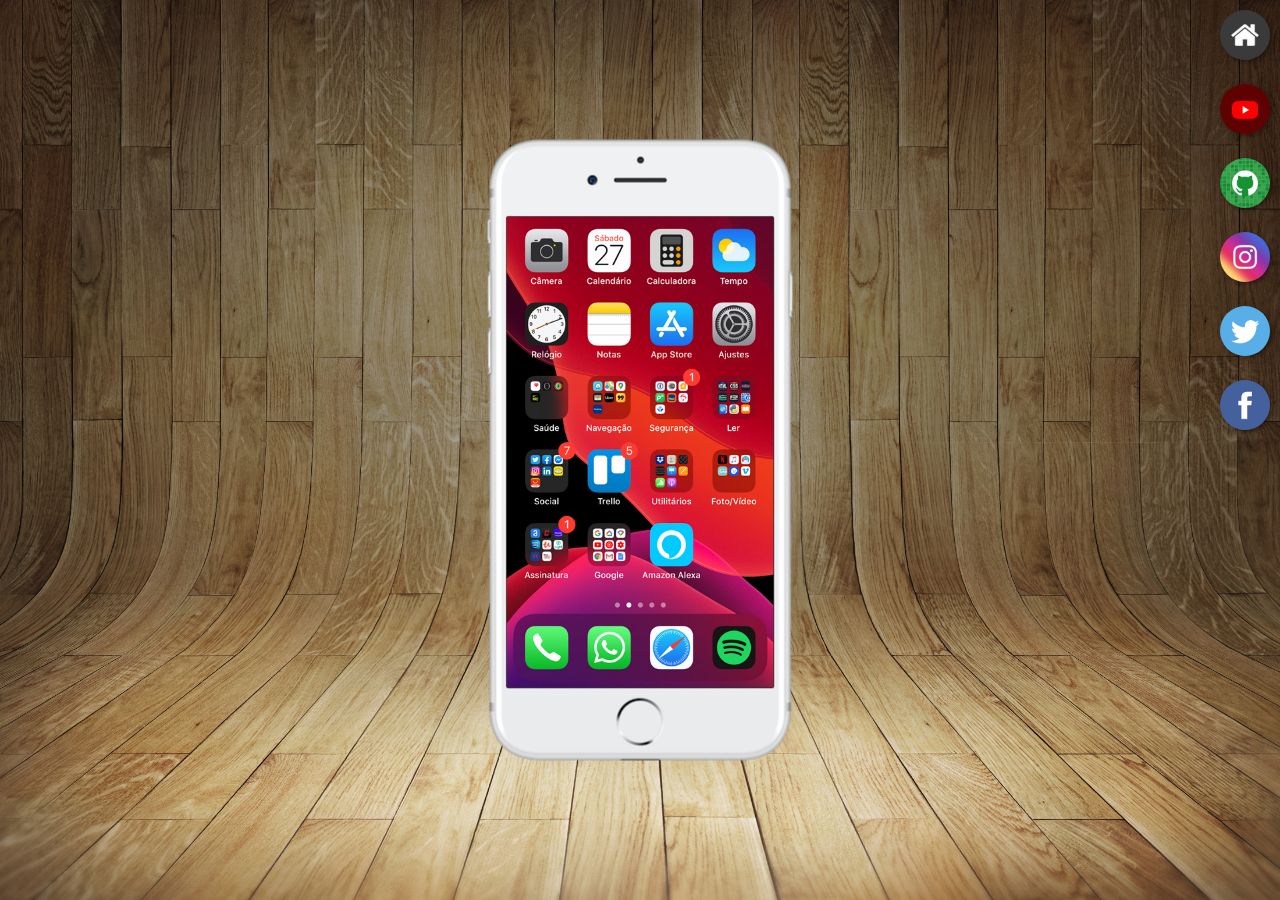
<file: index.html>
<!DOCTYPE html>
<html lang="pt-br">
<head>
    <meta charset="UTF-8">
    <meta http-equiv="X-UA-Compatible" content="IE=edge">
    <meta name="viewport" content="width=device-width, initial-scale=1.0">
    <link rel="shortcut icon" href="favicon.ico" type="image/x-icon">
    <title>Projeto Redes Sociais</title>
    <link rel="stylesheet" href="estilos/style.css">
</head>
<body>
    <main>
        <section id="telefone">
            <iframe src="home.html" name="tela" id="tela" frameborder="0">
                Seu navegador nao é compativel com isso.
            </iframe>
        </section>
        <section id="redes-sociais">
            <a href="home.html" target="tela"><img src="imagens/logo-home.jpg" alt="Home"></a><br>
            <a href="youtube.html" target="tela"><img src="imagens/logo-youtube.jpg" alt="YouTube"></a><br>
            <a href="github.html" target="tela"><img src="imagens/logo-github.jpg" alt="GitHub"></a><br>
            <a href="instagram.html" target="tela"><img src="imagens/logo-instagram.jpg" alt="Instagram"></a><br>
            <a href="twitter.html" target="tela"><img src="imagens/logo-twitter.jpg" alt="Twitter"></a><br>
            <a href="facebook.html" target="tela"><img src="imagens/logo-facebook.jpg" alt="Facebook"></a>

        </section>
    </main>
</body>
</html>
</file>
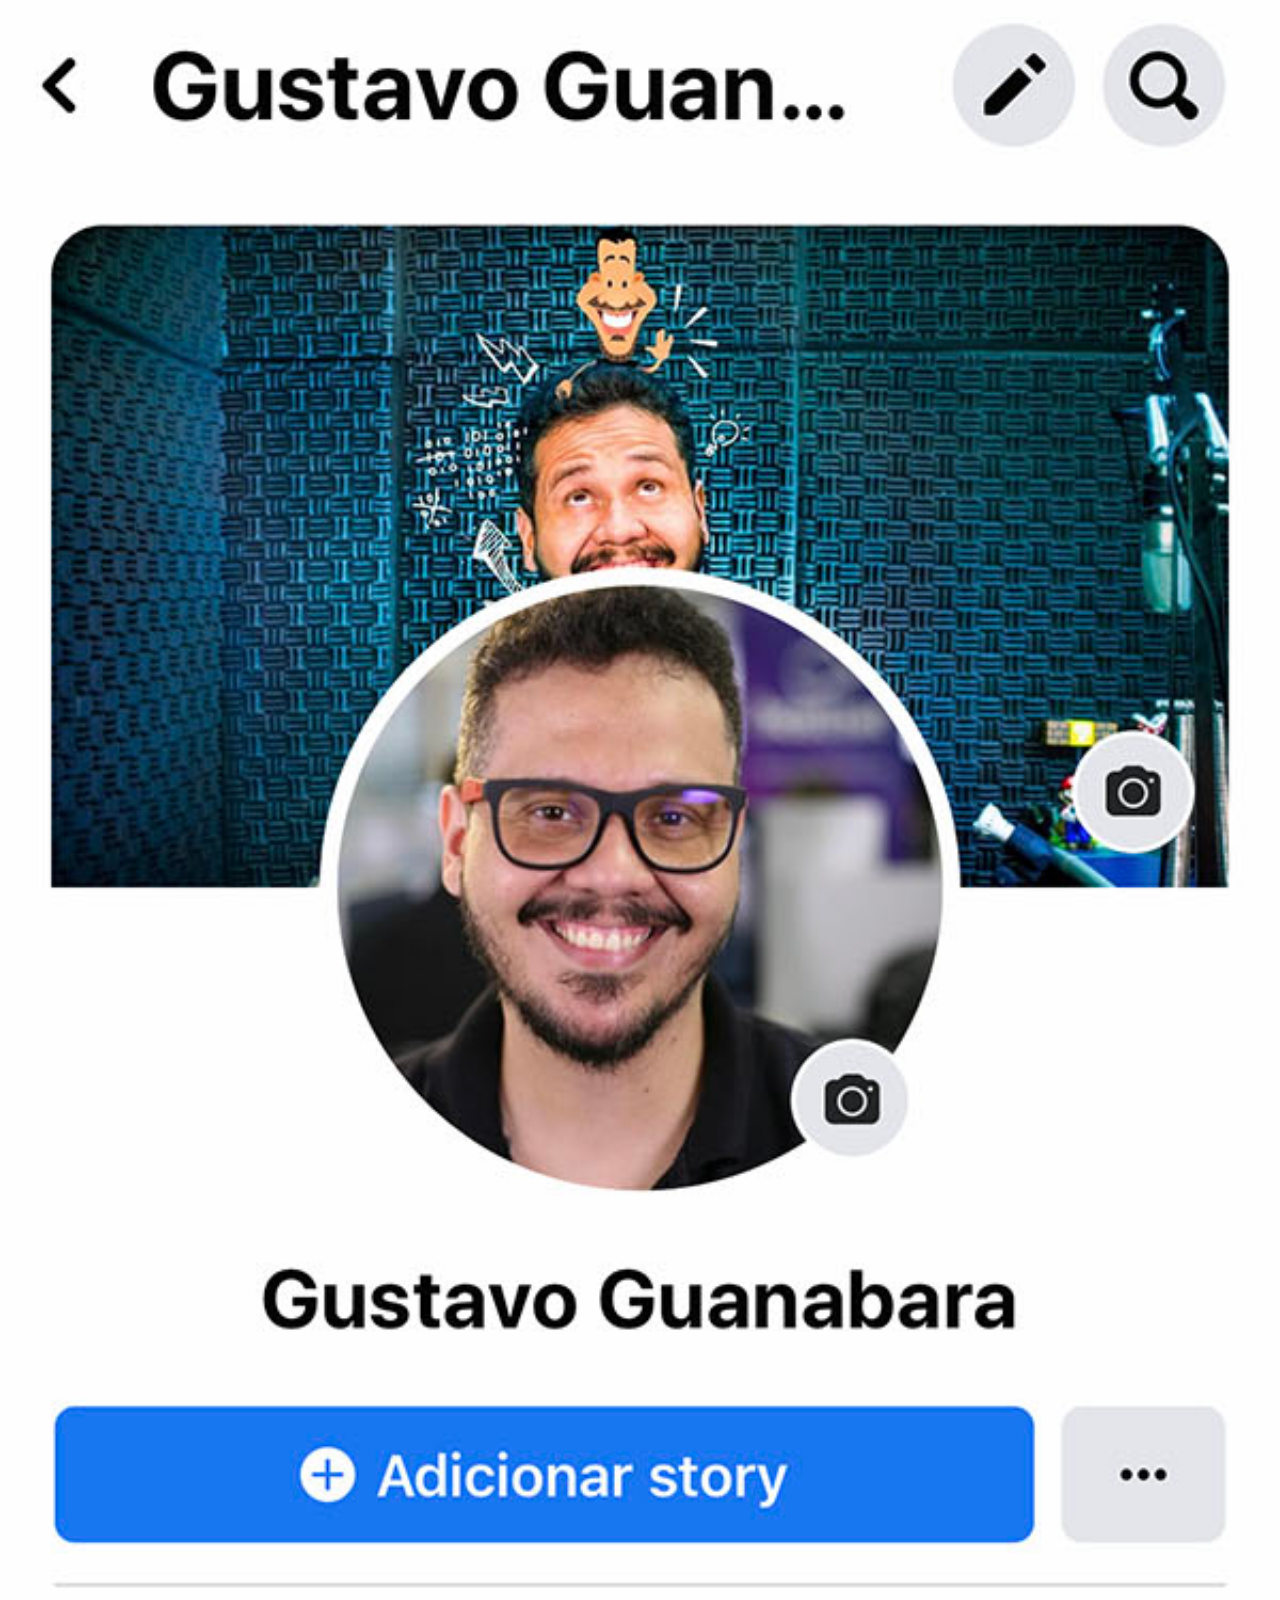
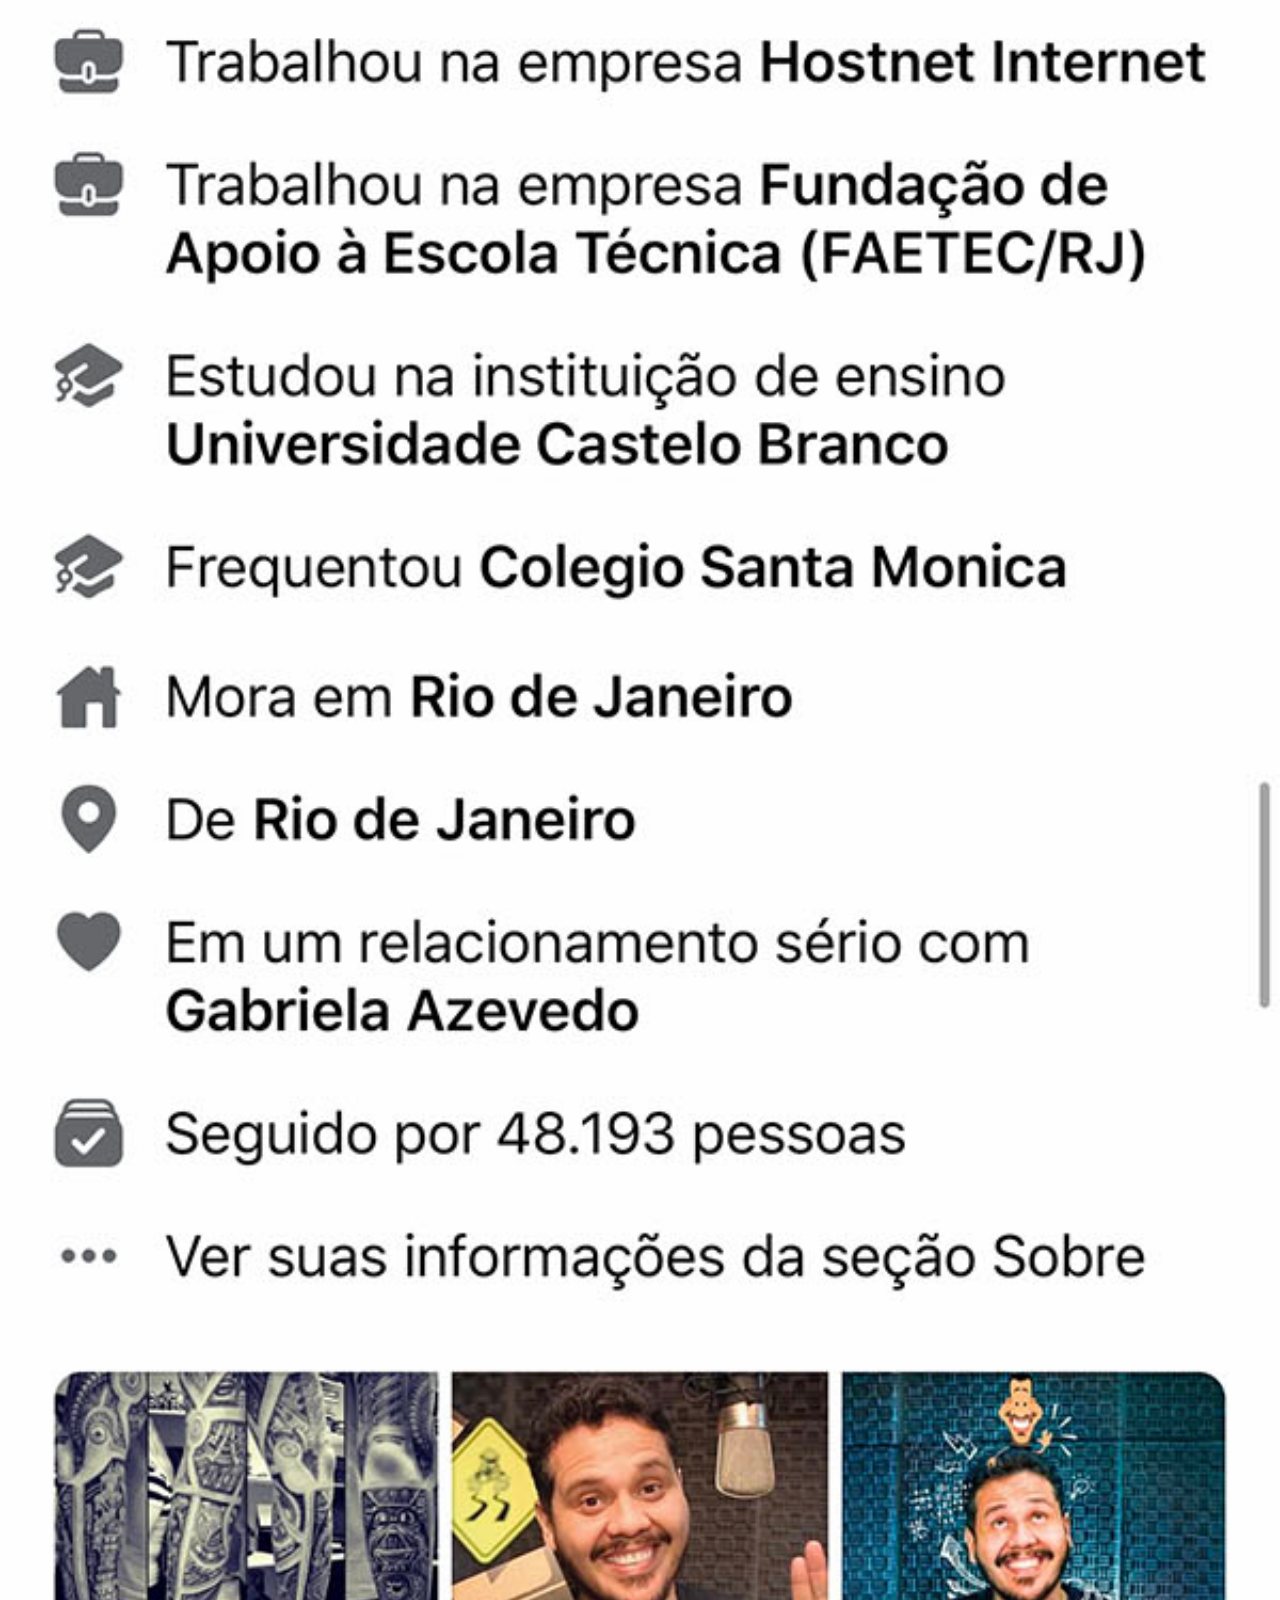
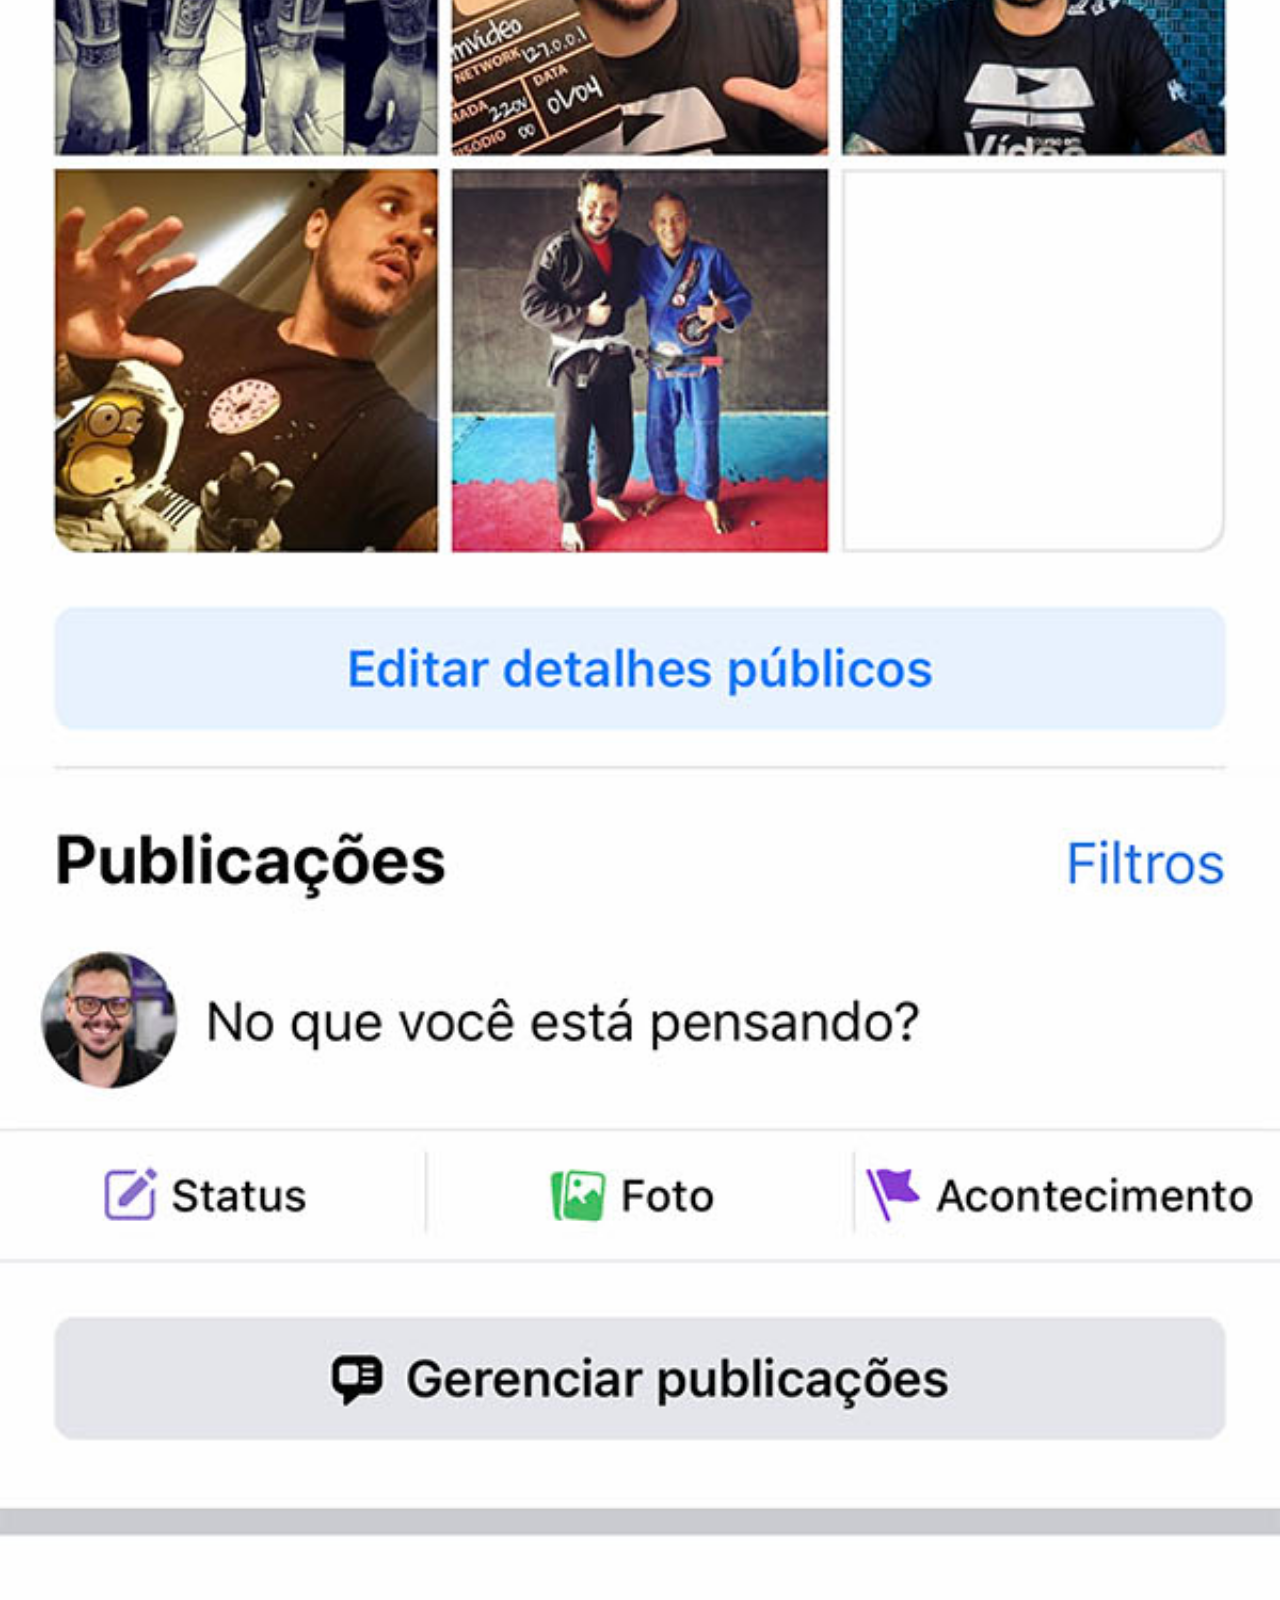
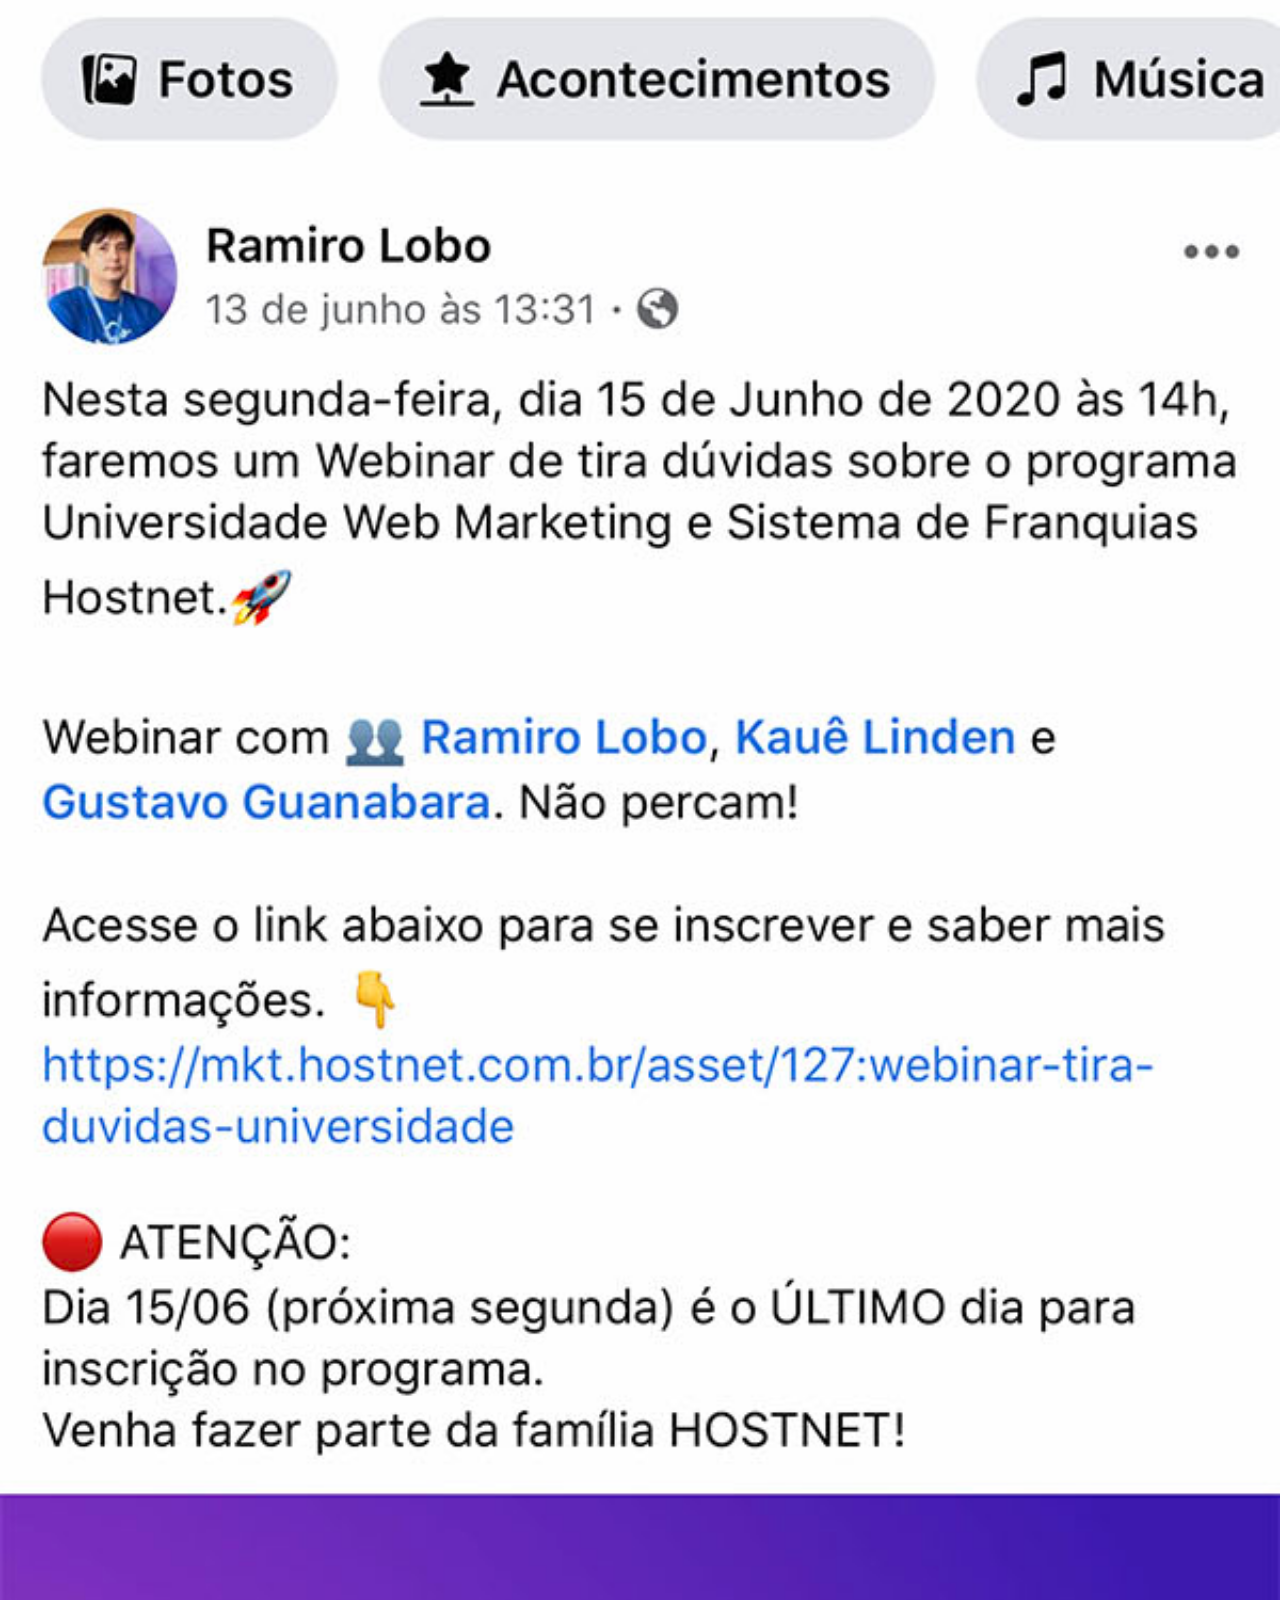
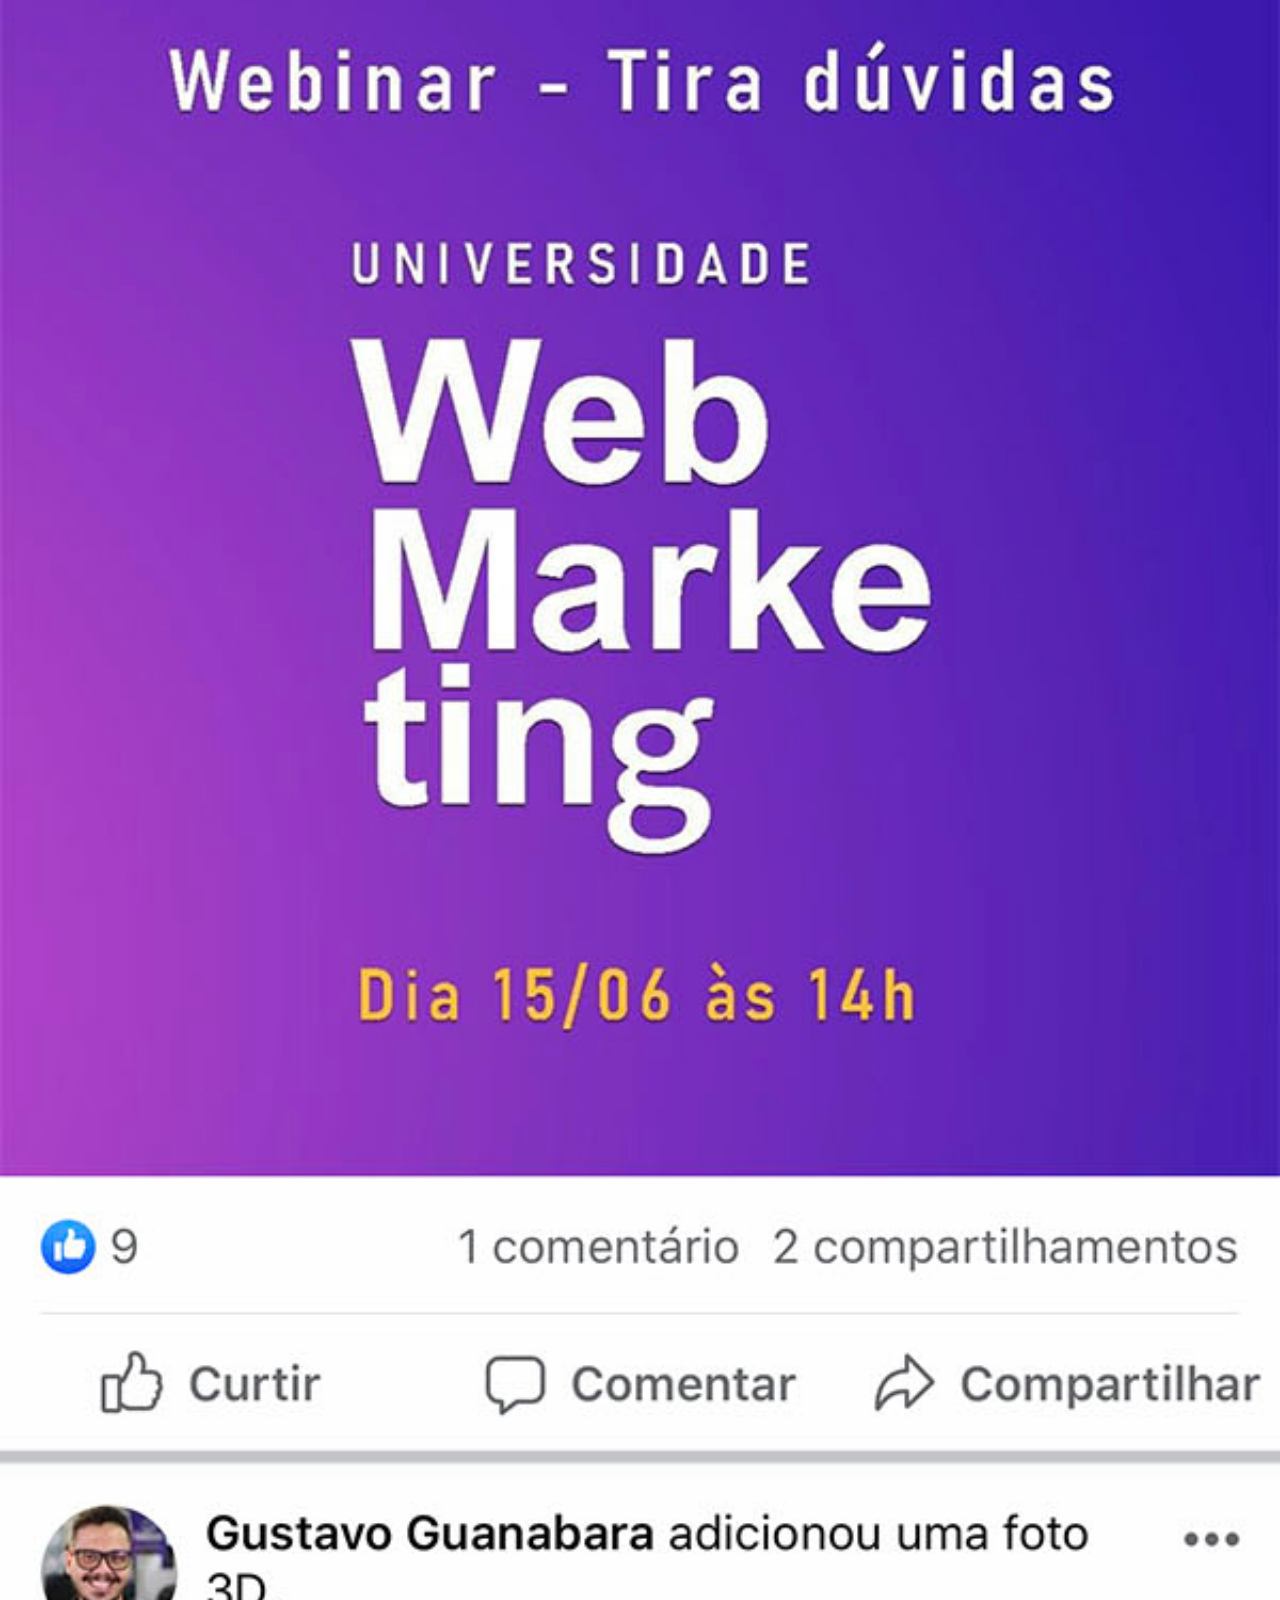
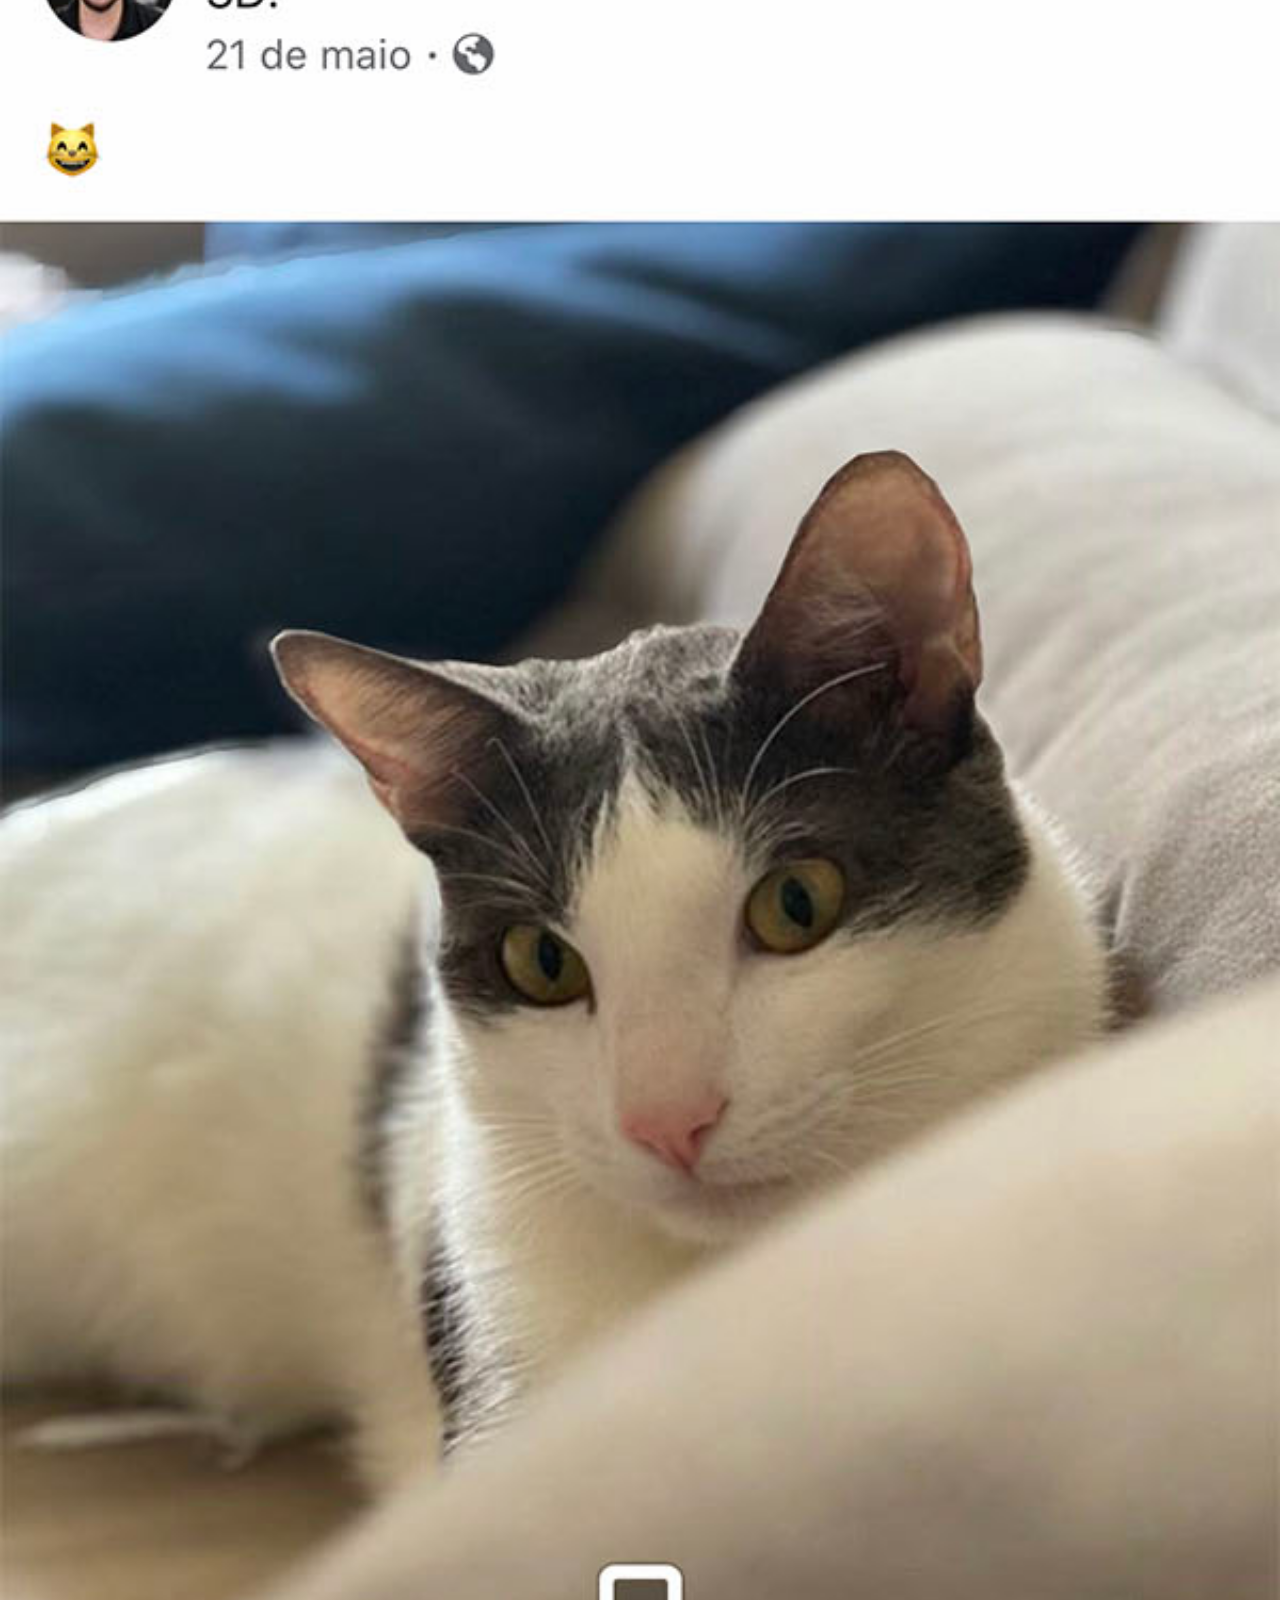
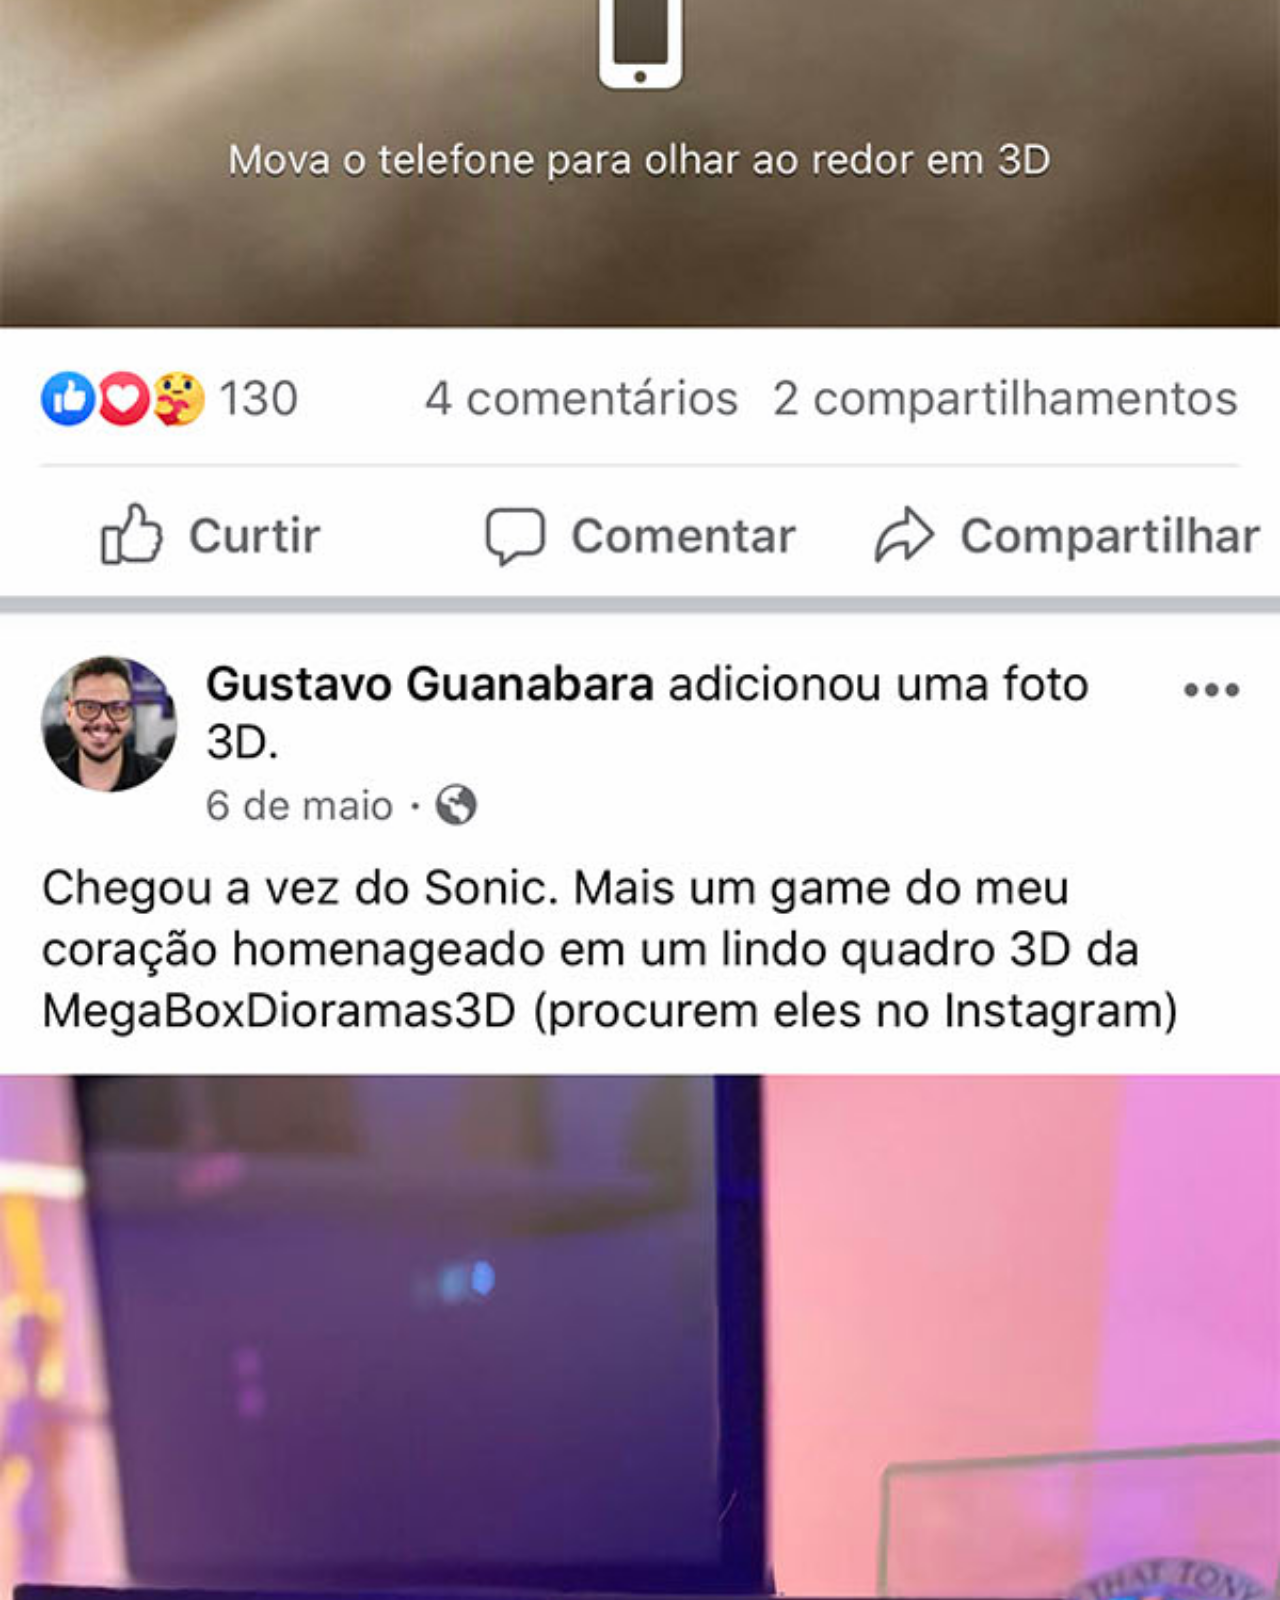
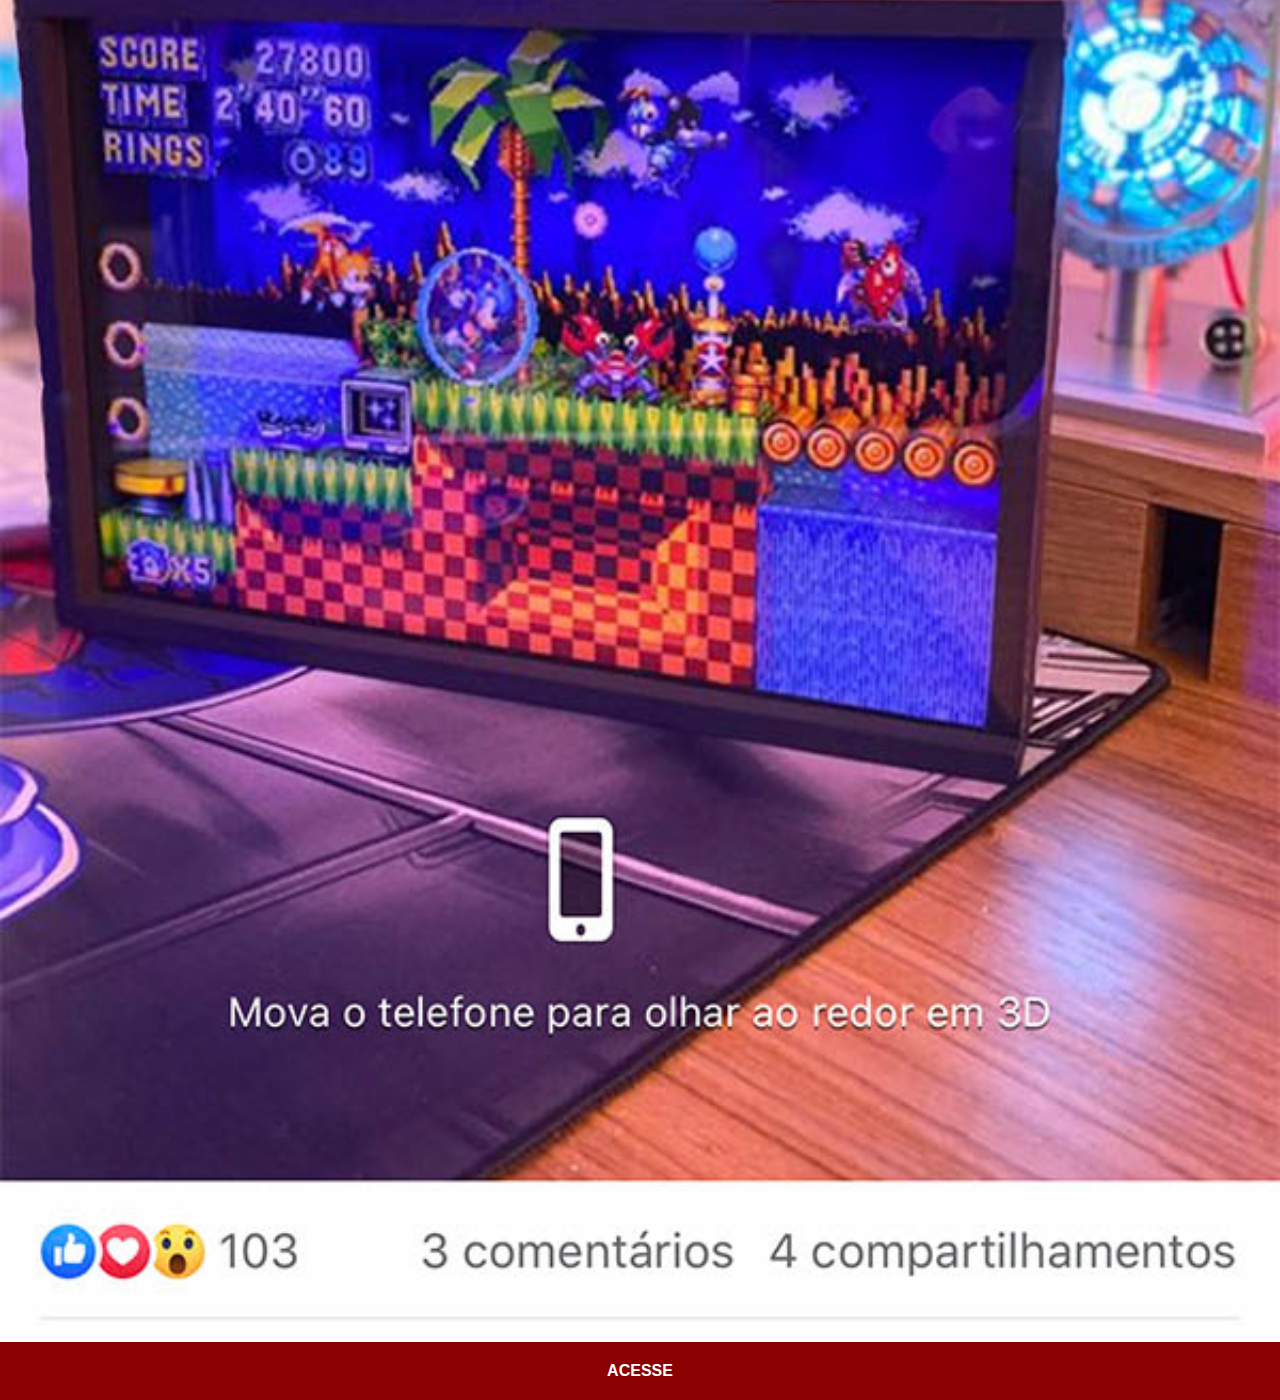
<file: facebook.html>
<!DOCTYPE html>
<html lang="pt-br">
<head>
    <meta charset="UTF-8">
    <meta http-equiv="X-UA-Compatible" content="IE=edge">
    <meta name="viewport" content="width=device-width, initial-scale=1.0">
    <title>Facebook</title>
    <link rel="stylesheet" href="estilos/social.css">
</head>
<body>
    <img src="imagens/tela-facebook.jpg" alt="Instagram">
    <a href="https://facebook.com/soaresinocencincia.massaete" target="_blank">ACESSE</a>
</body>
</html>
</file>
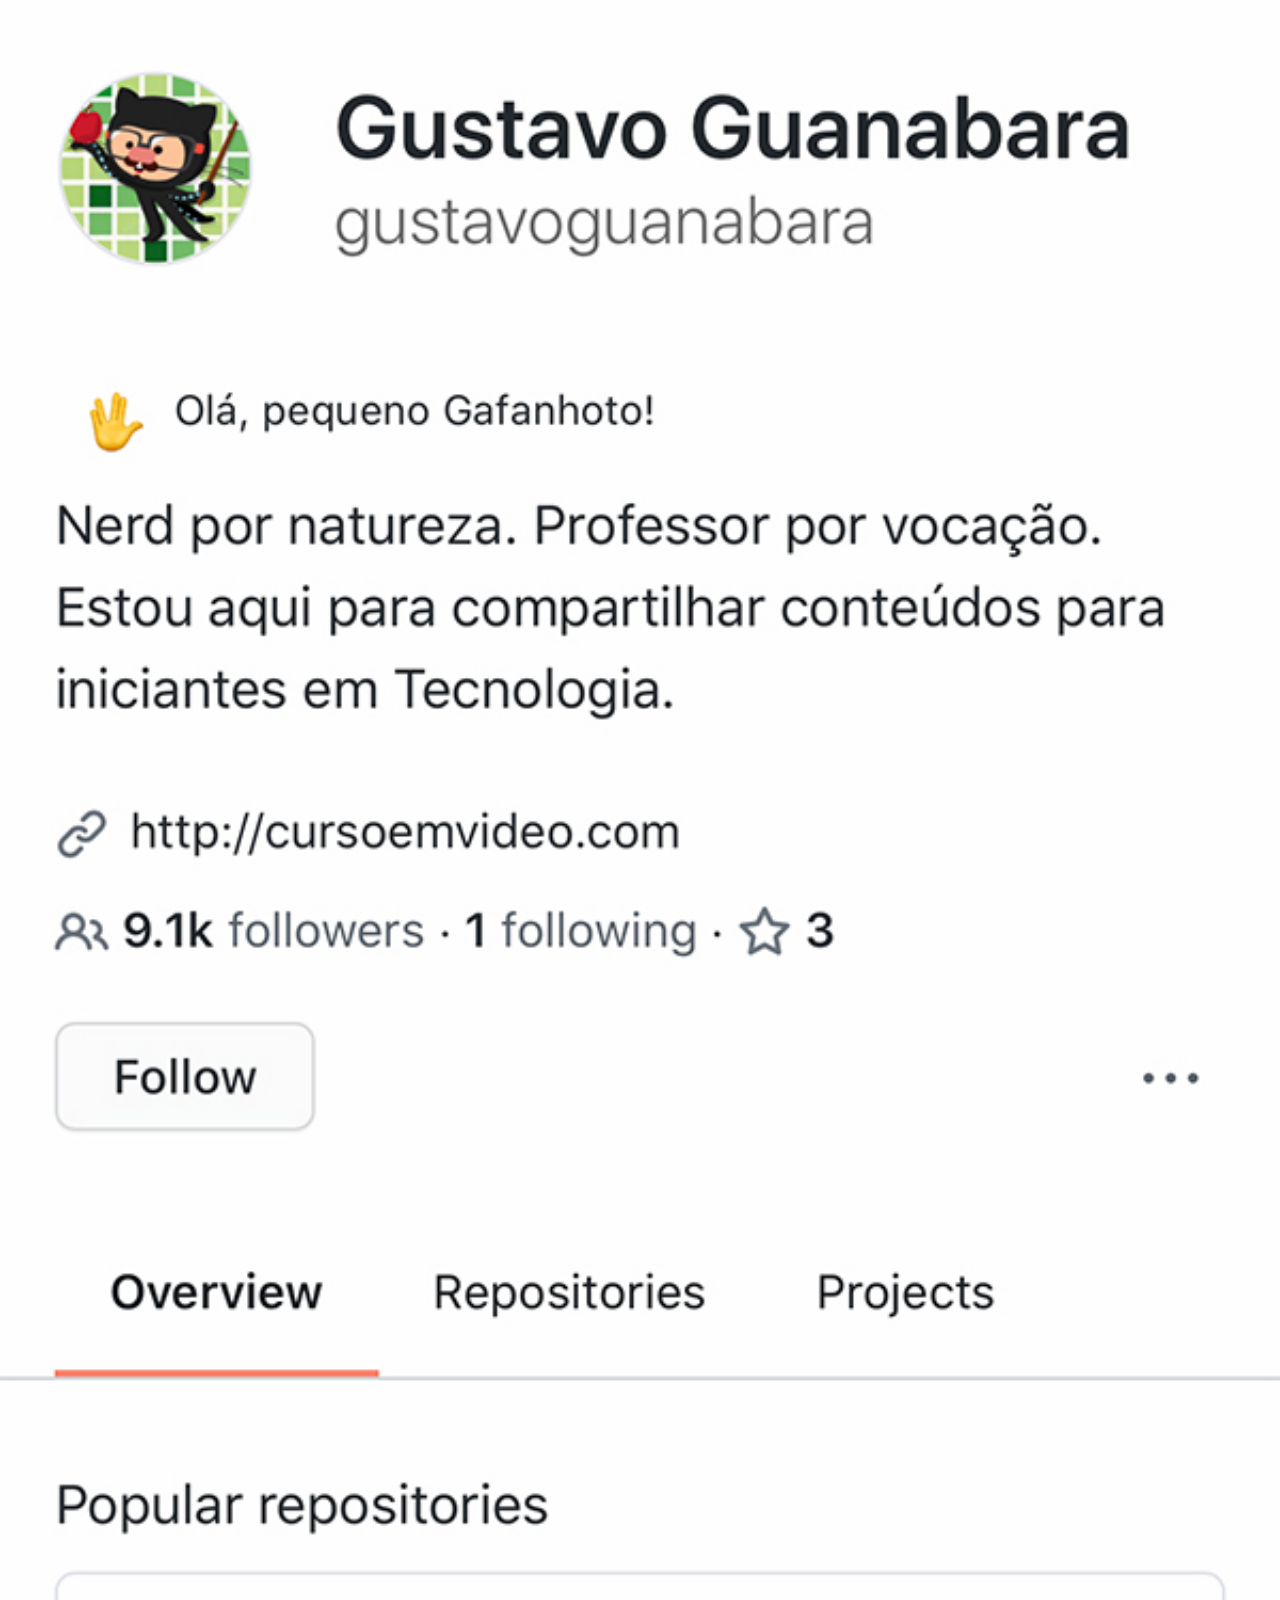
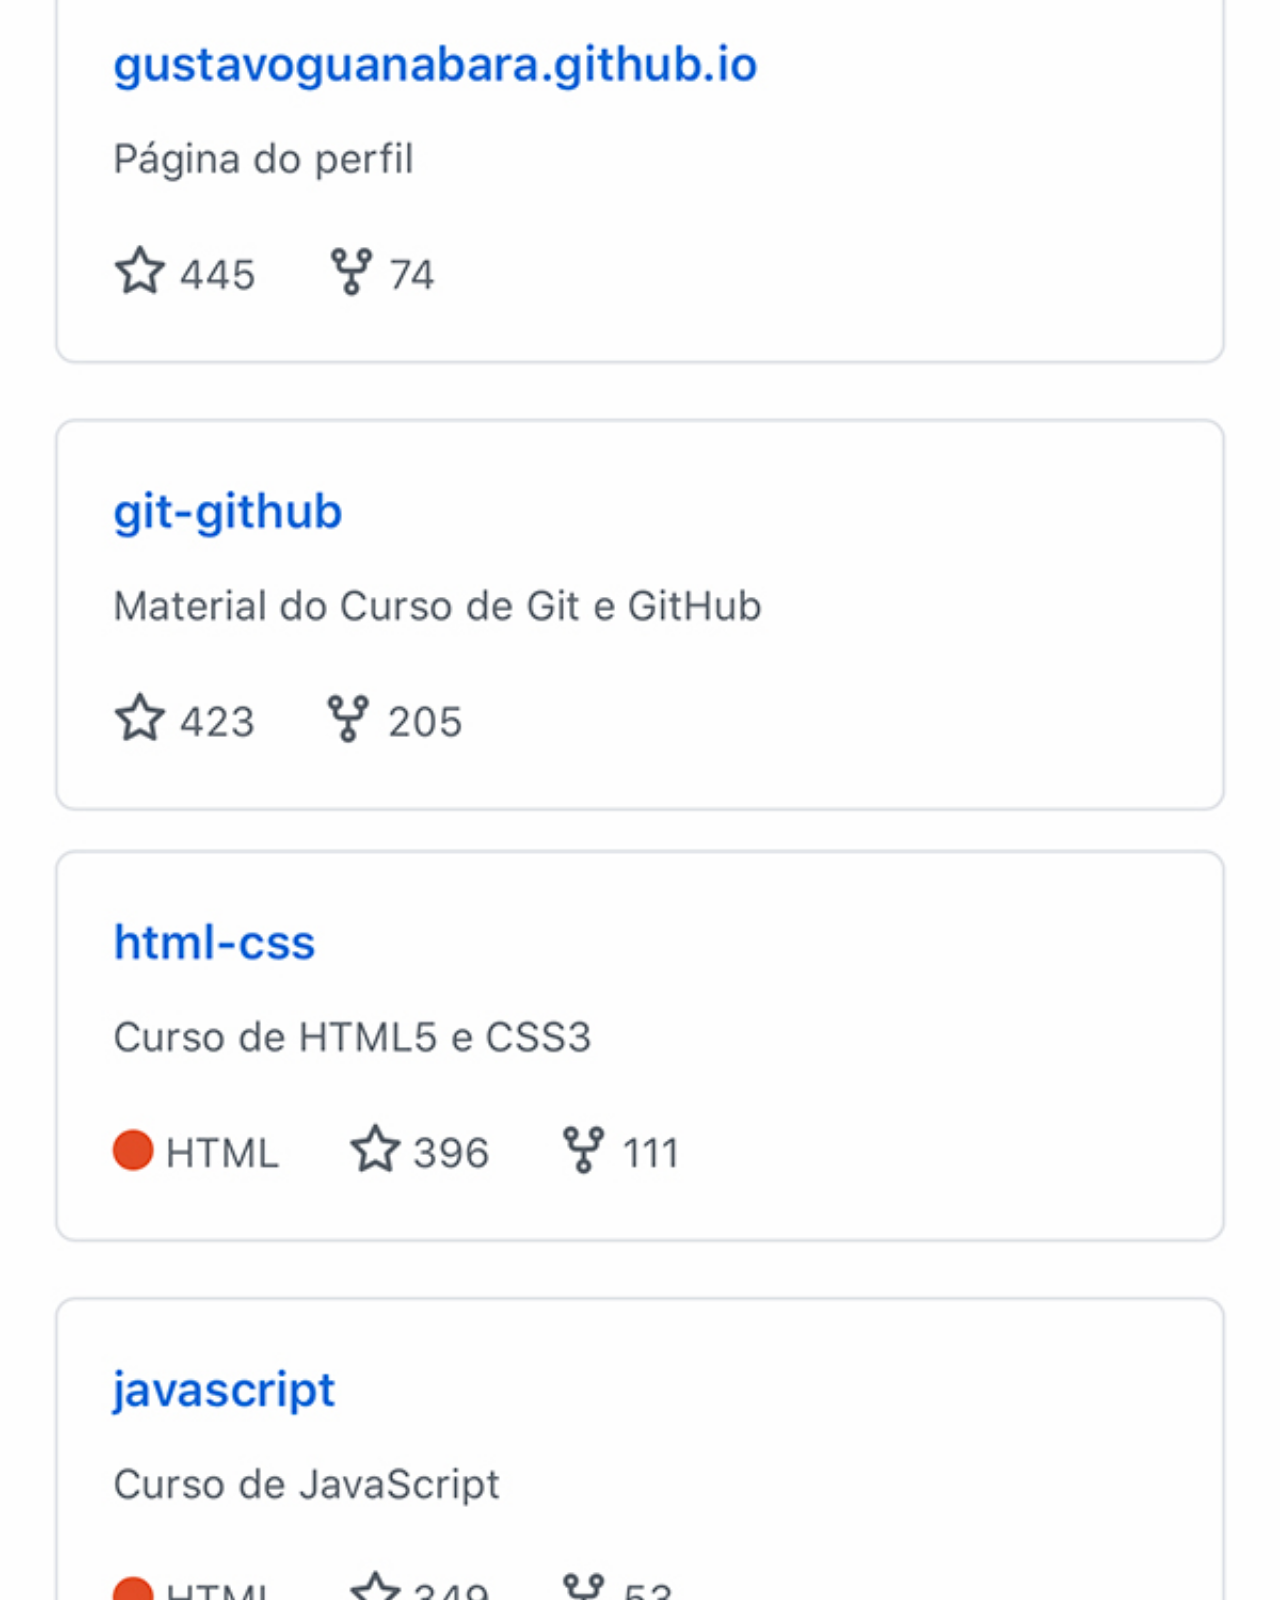
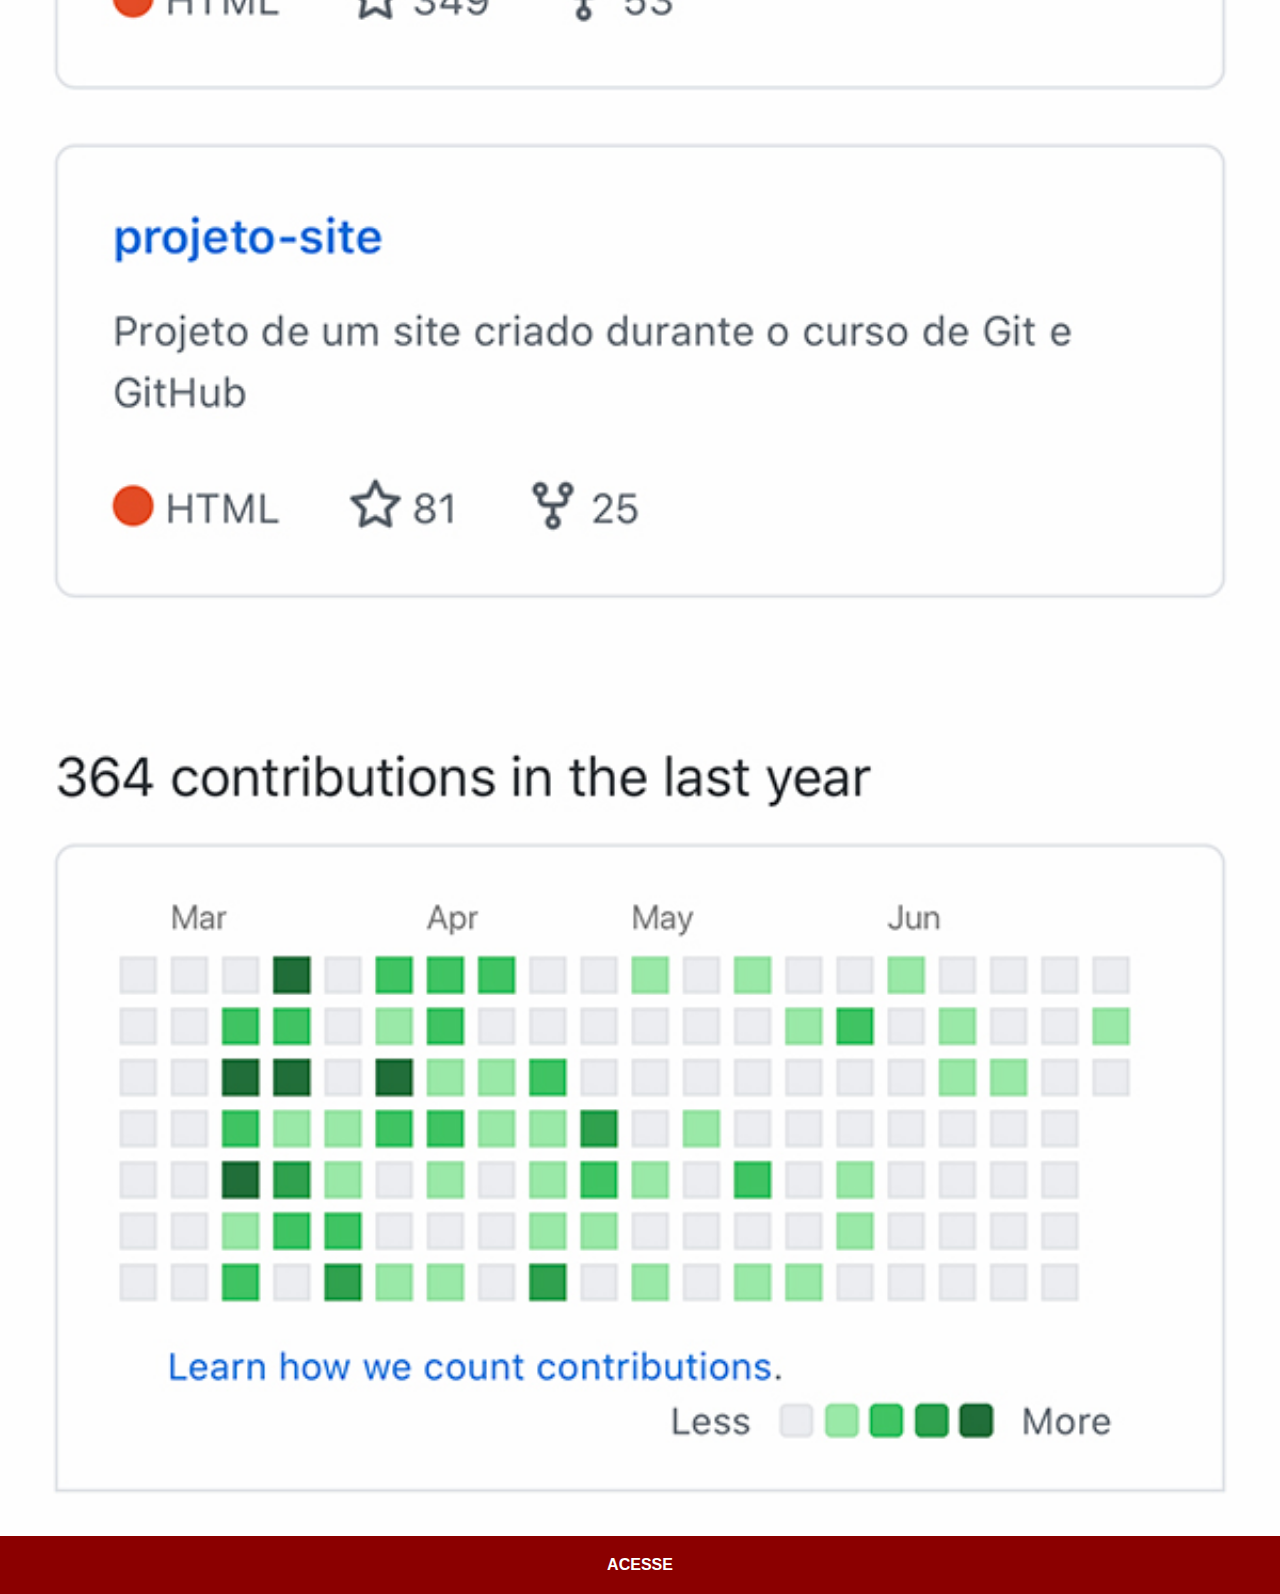
<file: github.html>
<!DOCTYPE html>
<html lang="pt-br">
<head>
    <meta charset="UTF-8">
    <meta http-equiv="X-UA-Compatible" content="IE=edge">
    <meta name="viewport" content="width=device-width, initial-scale=1.0">
    <title>GitHub</title>
    <link rel="stylesheet" href="estilos/social.css">
</head>
<body>
    <img src="imagens/tela-github.jpg" alt="GitHub">
    <a href="https://github.com/soaresinocencia" target="_blank">ACESSE</a>
</body>
</html>
</file>
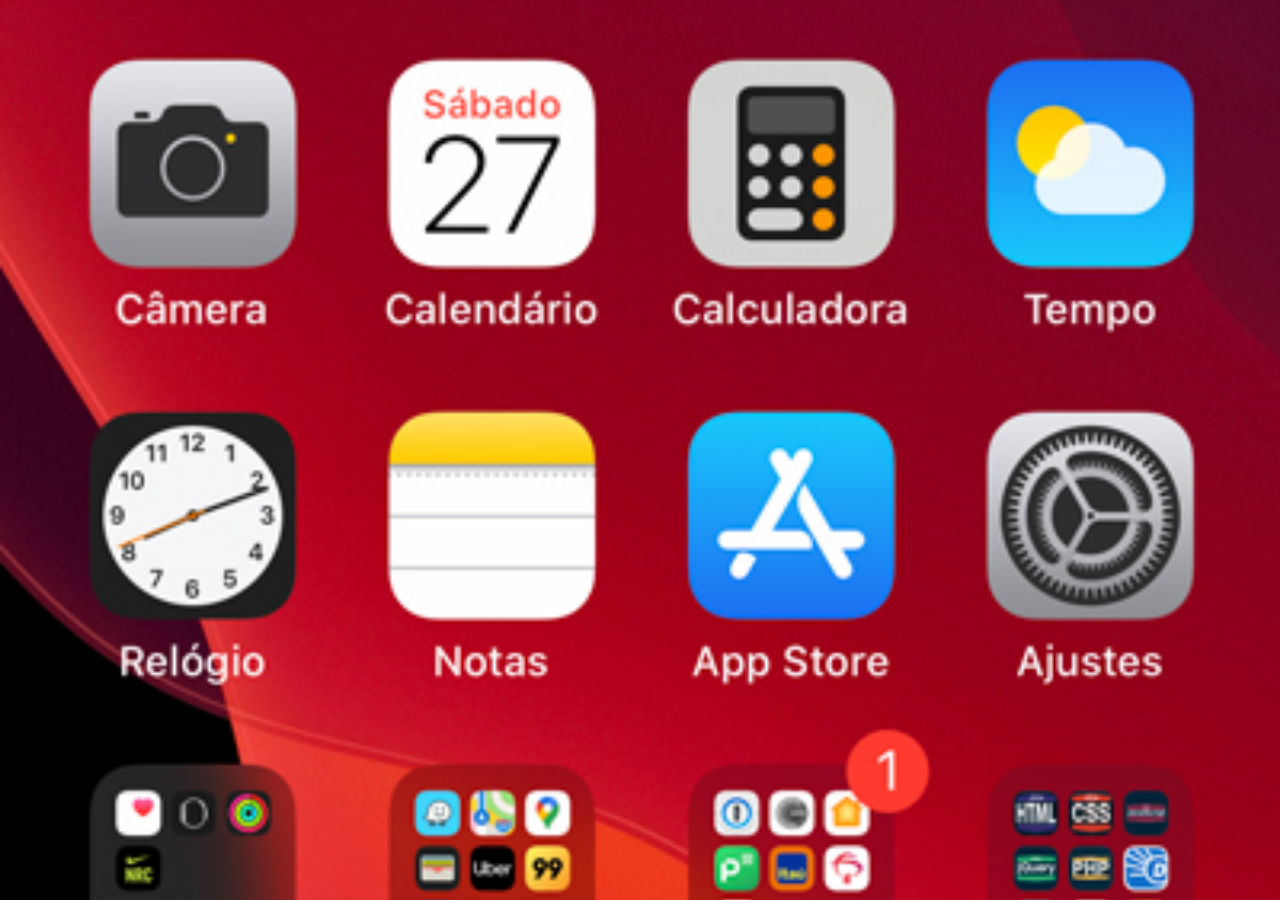
<file: home.html>
<!DOCTYPE html>
<html lang="pt-br">
<head>
    <meta charset="UTF-8">
    <meta http-equiv="X-UA-Compatible" content="IE=edge">
    <meta name="viewport" content="width=device-width, initial-scale=1.0">
    <title>Home</title>
</head>
<style>
    * {
        margin: 0px;
        padding: 0px;
    }

    body {
        width: 100vw;
        height: 100vh;
        background: black url('imagens/tela-home.jpg') no-repeat top center;
        background-size: cover;
    }
</style>
<body>
    
</body>
</html>
</file>
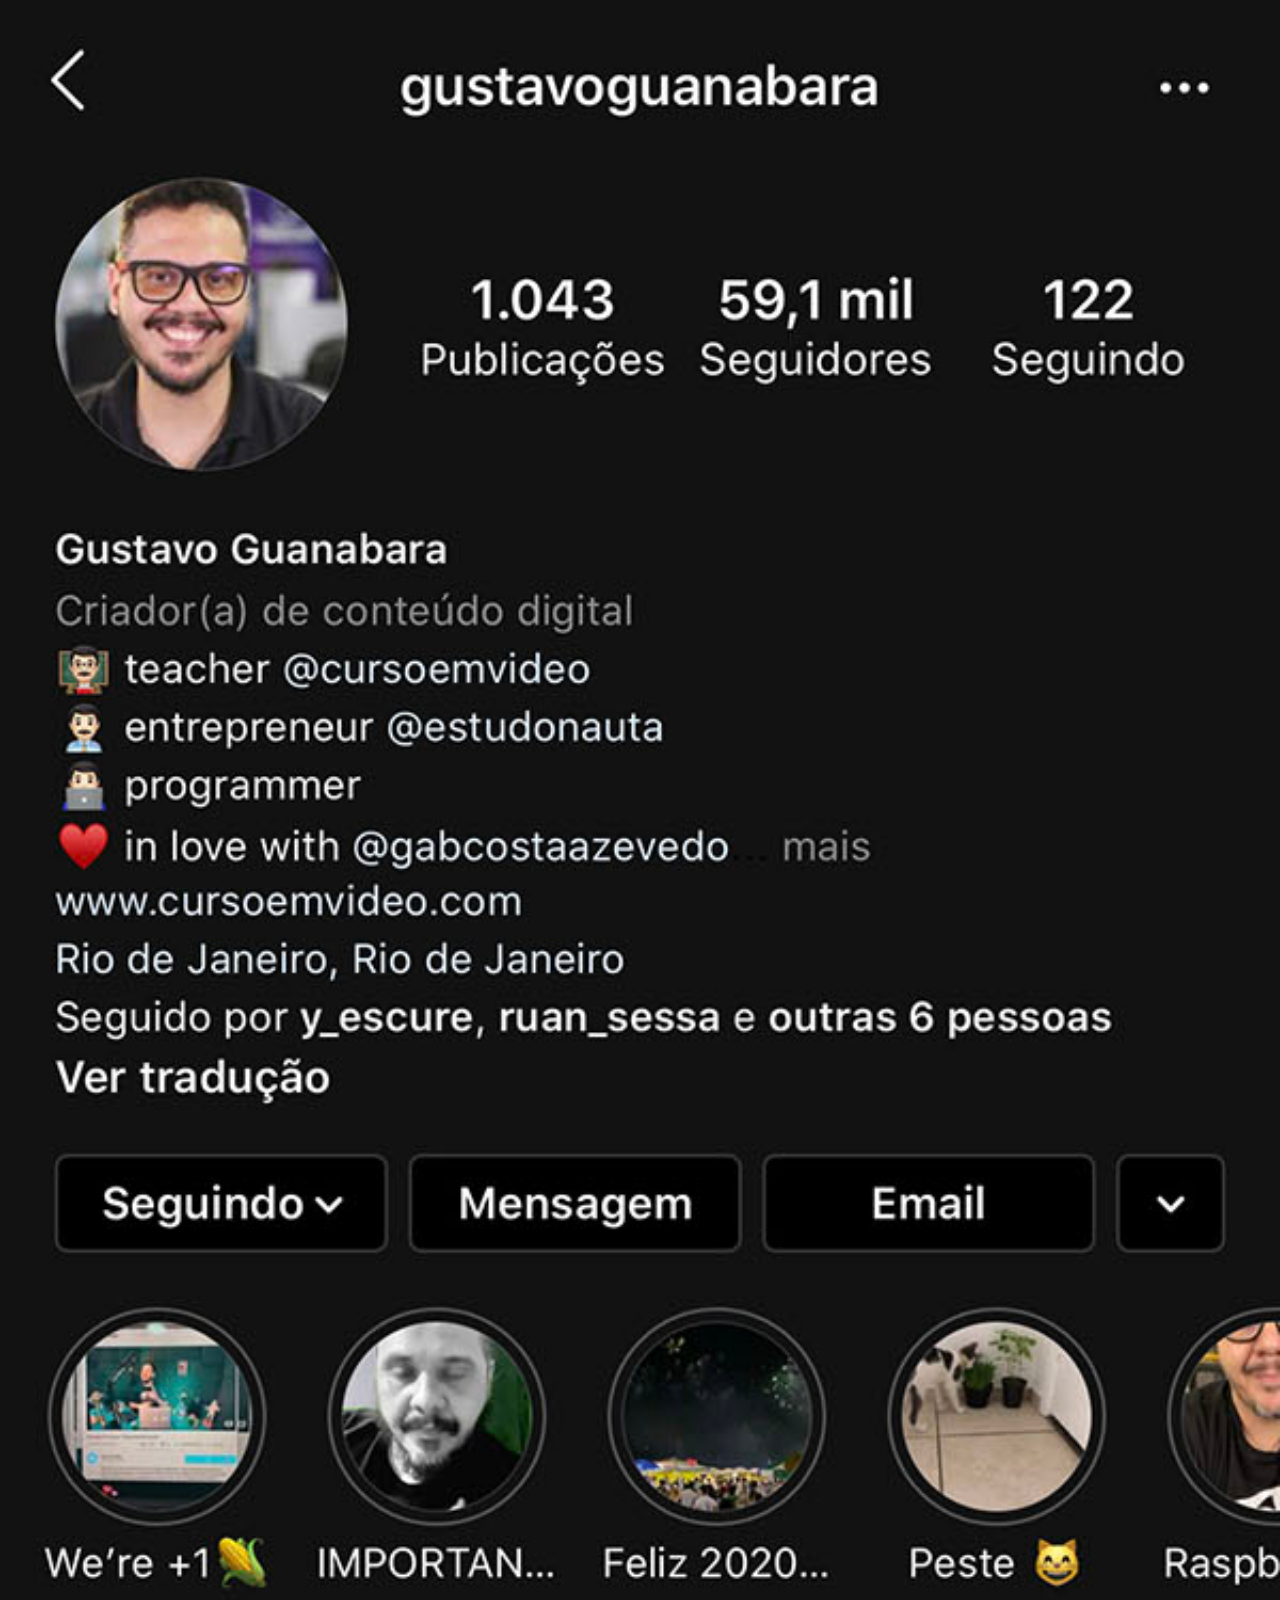
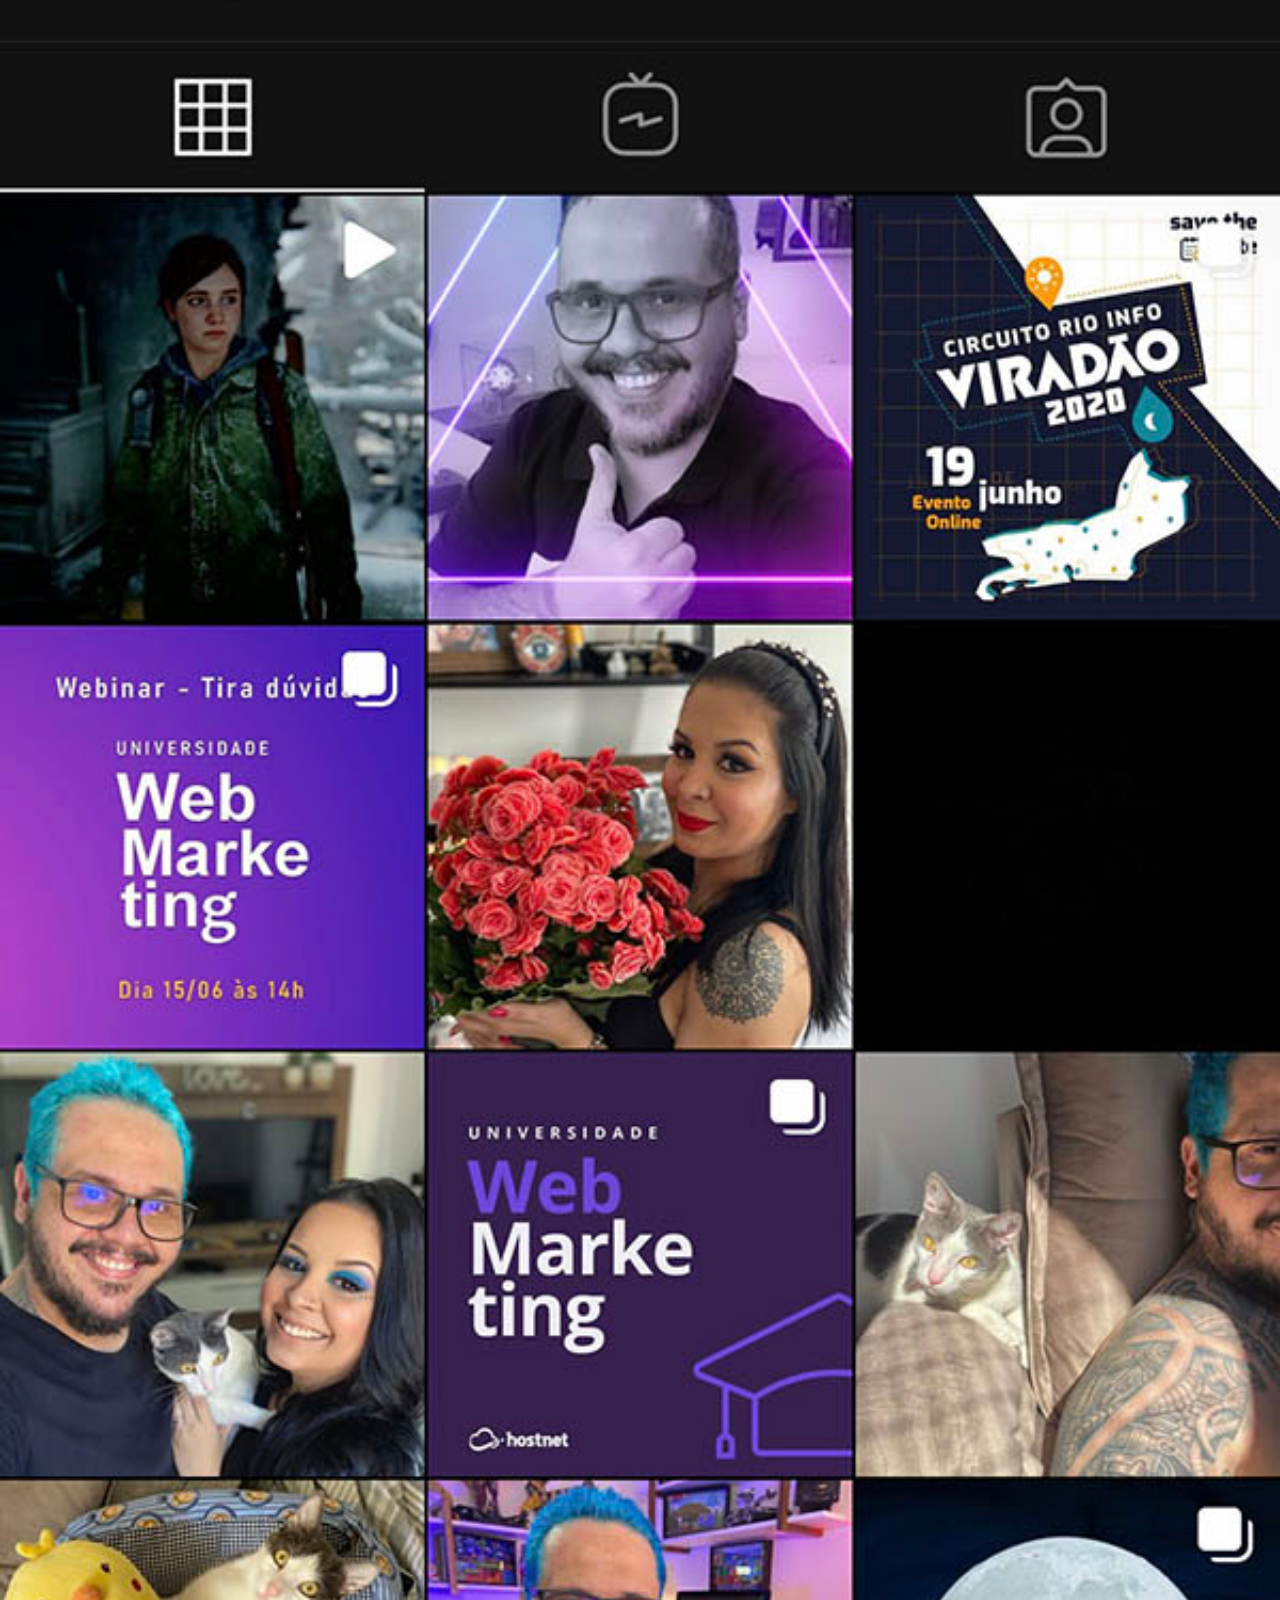
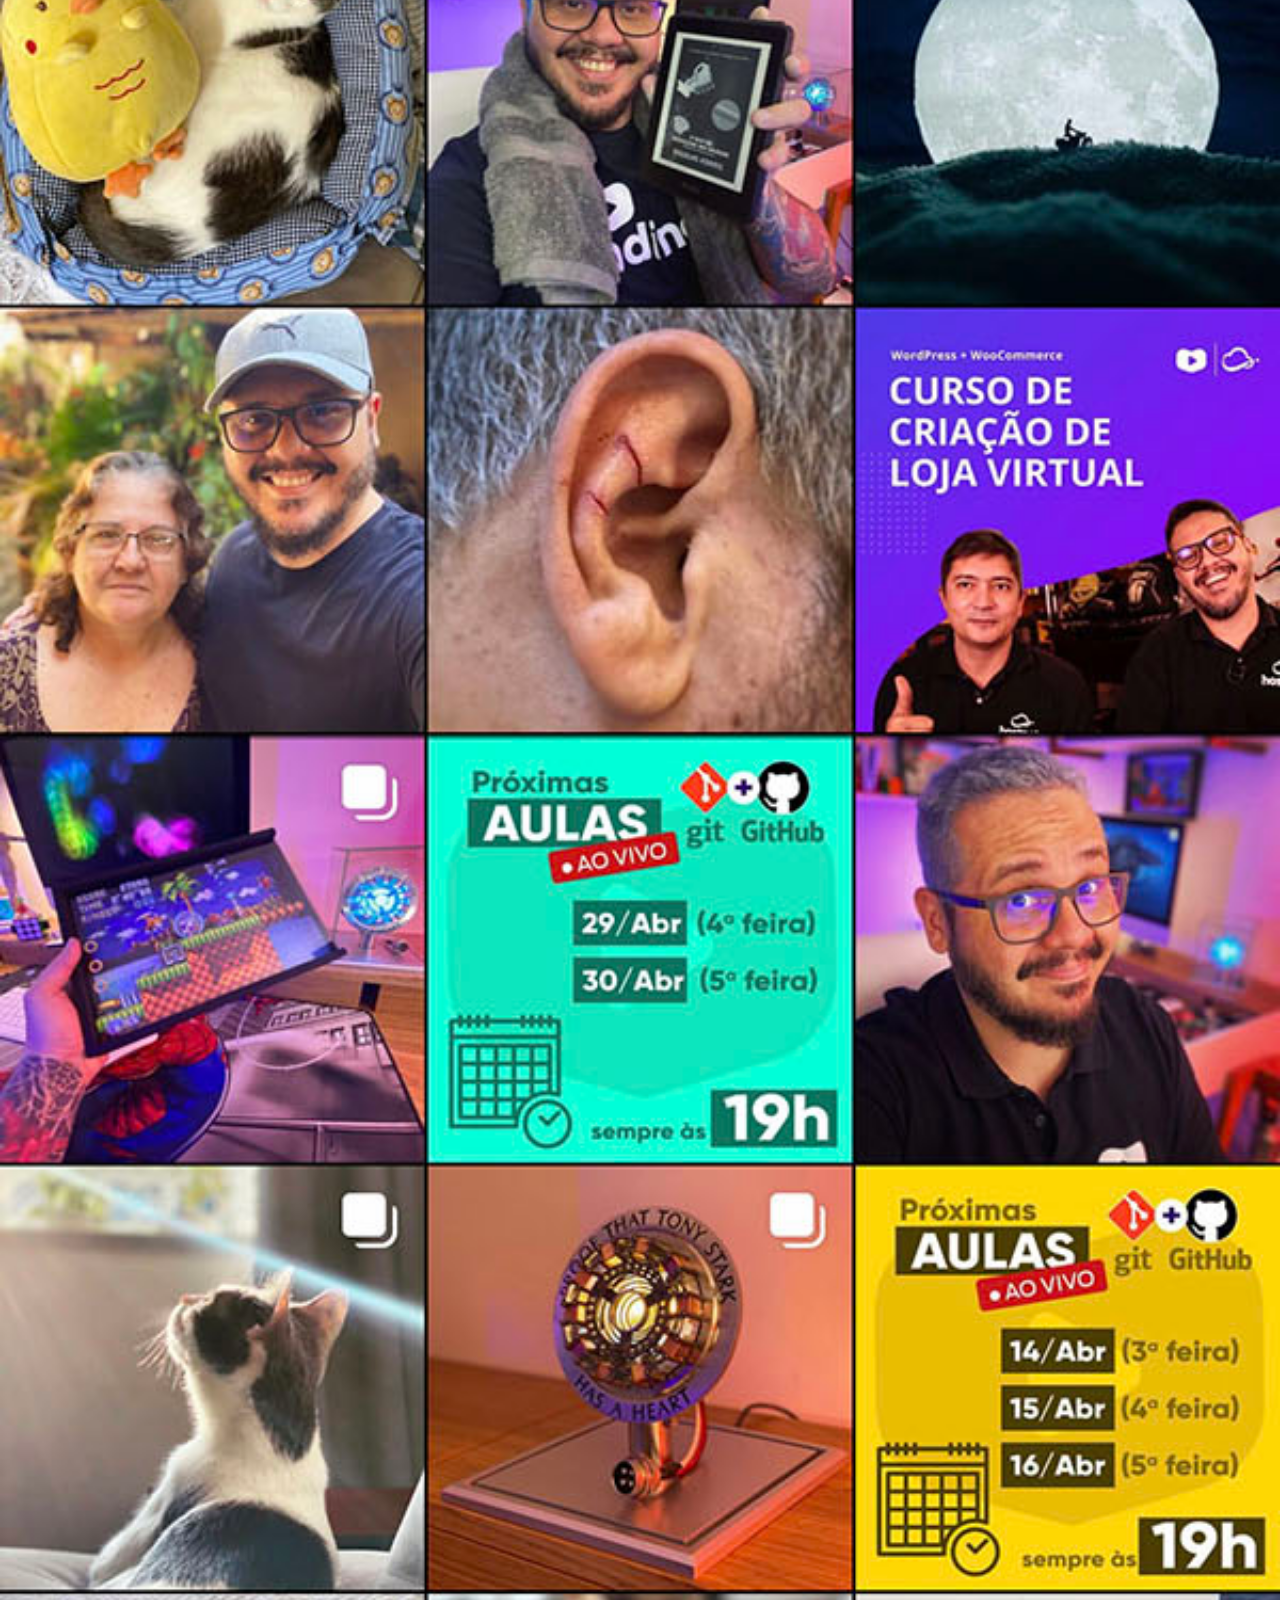
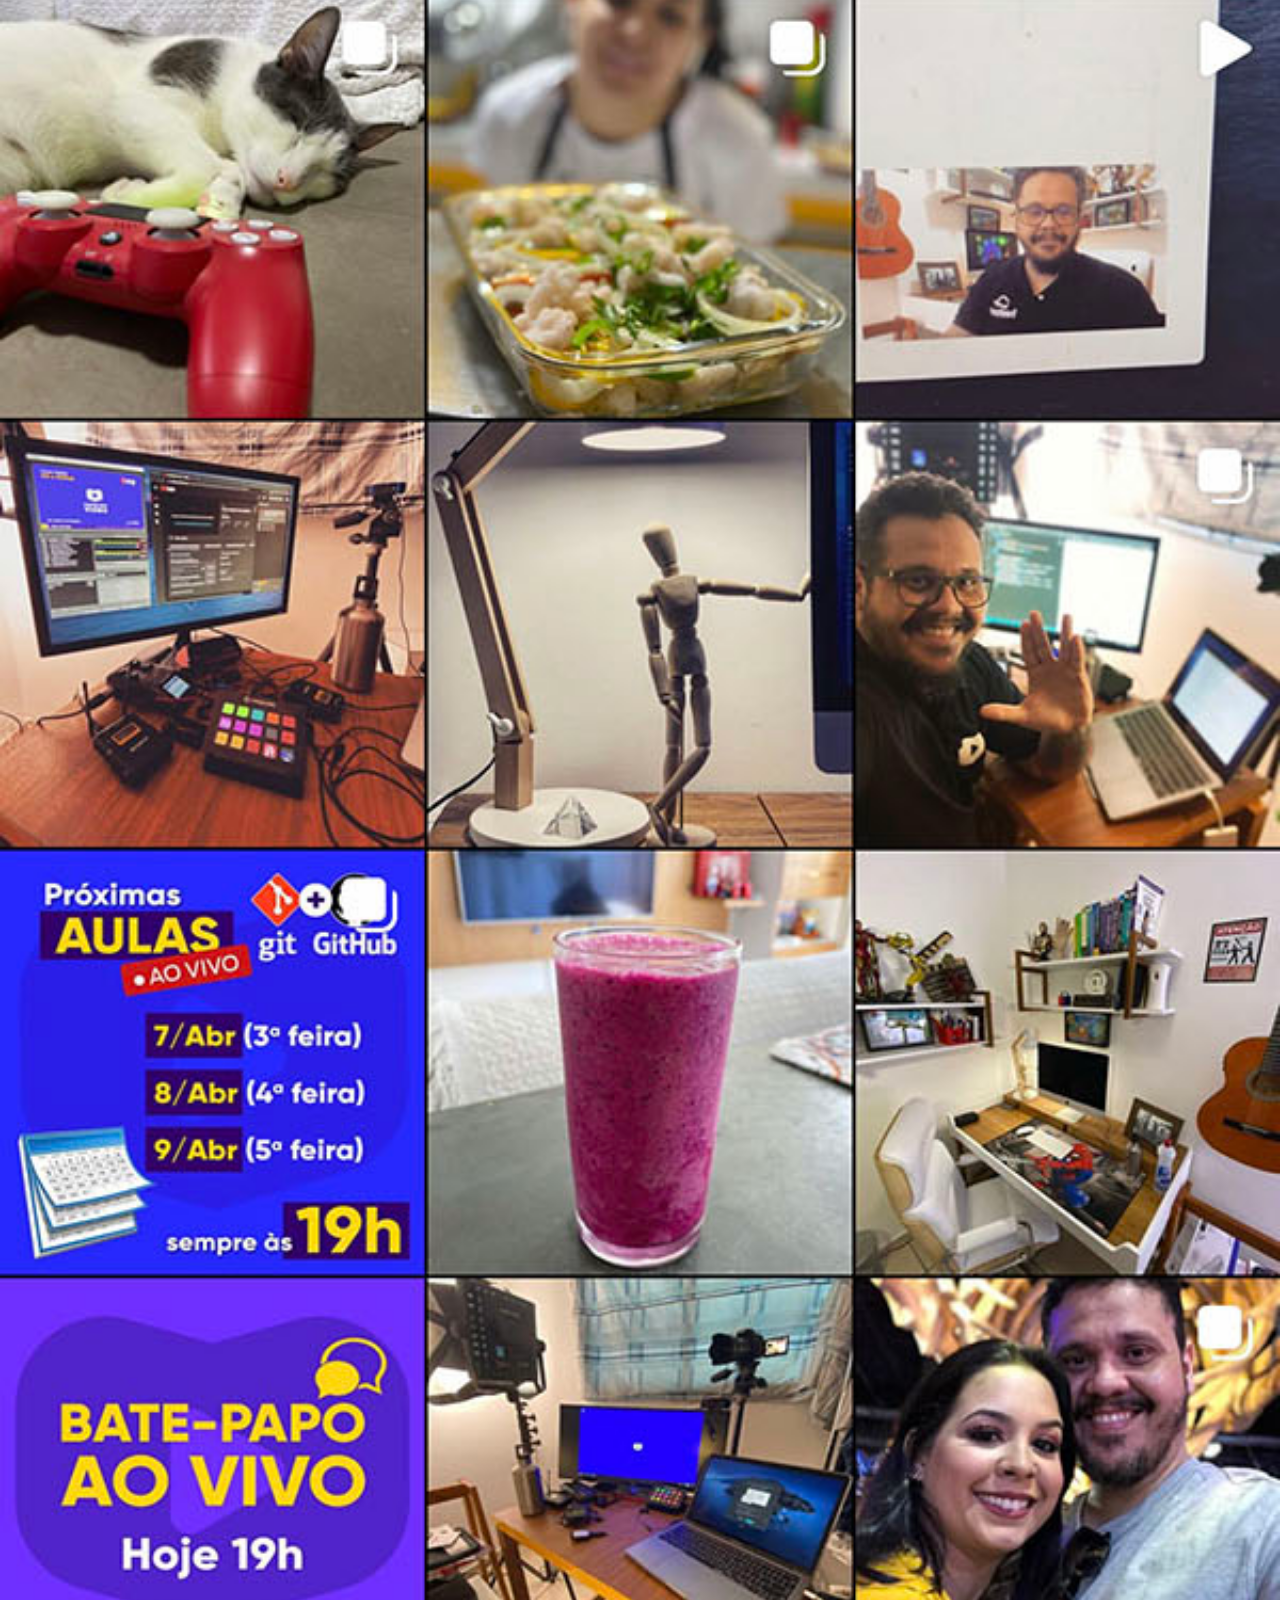
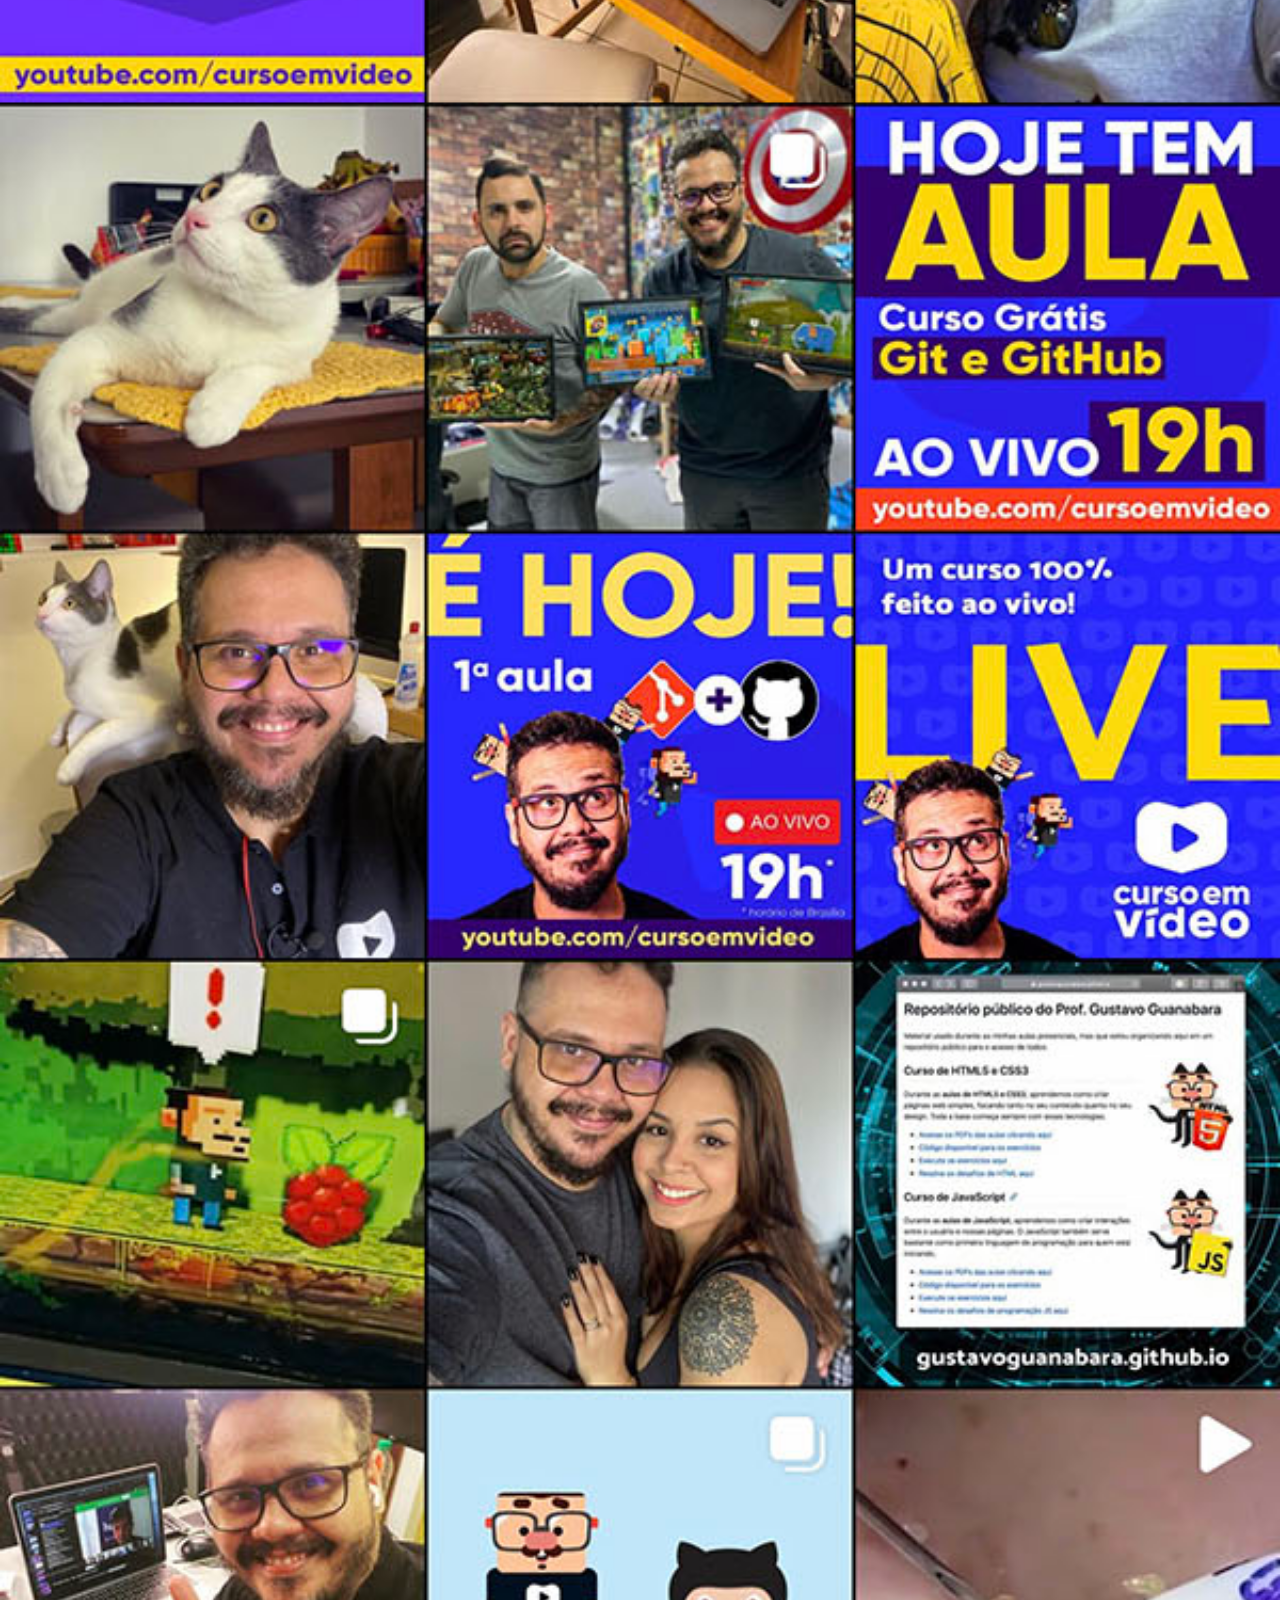
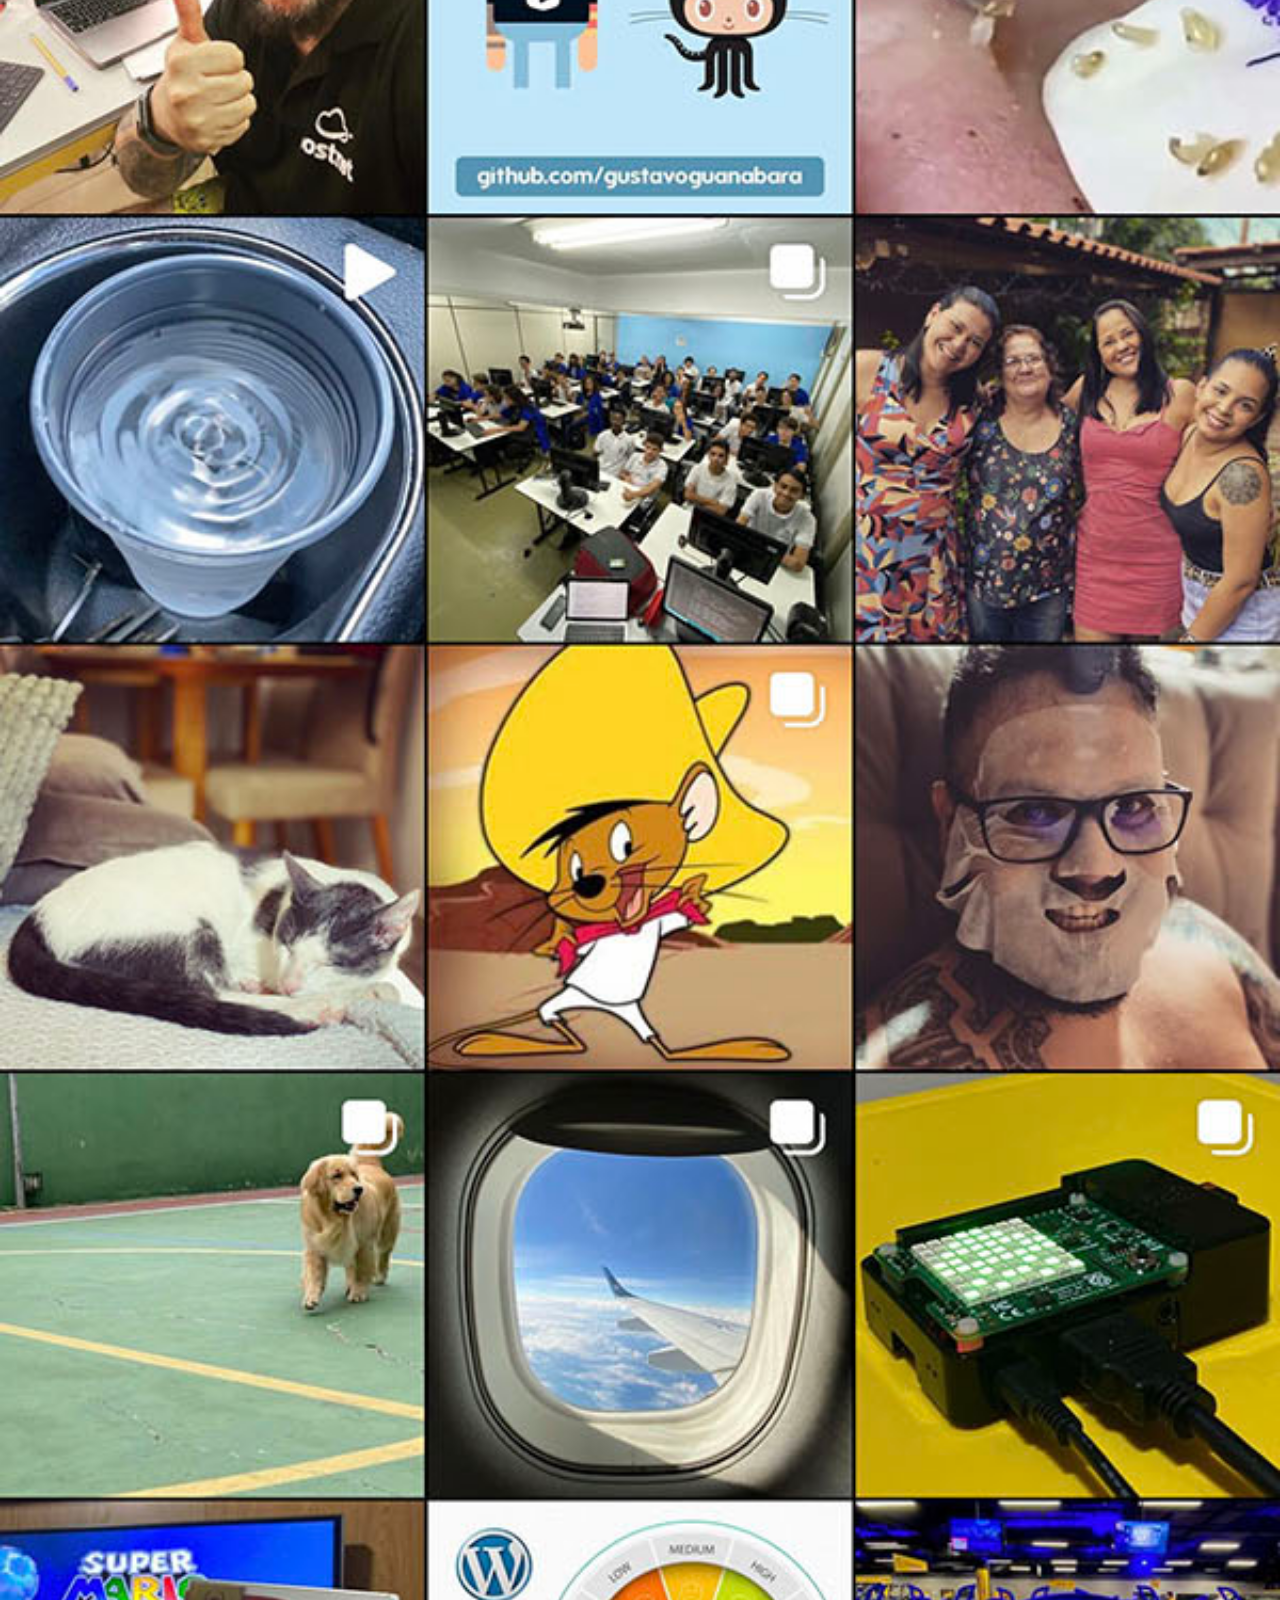
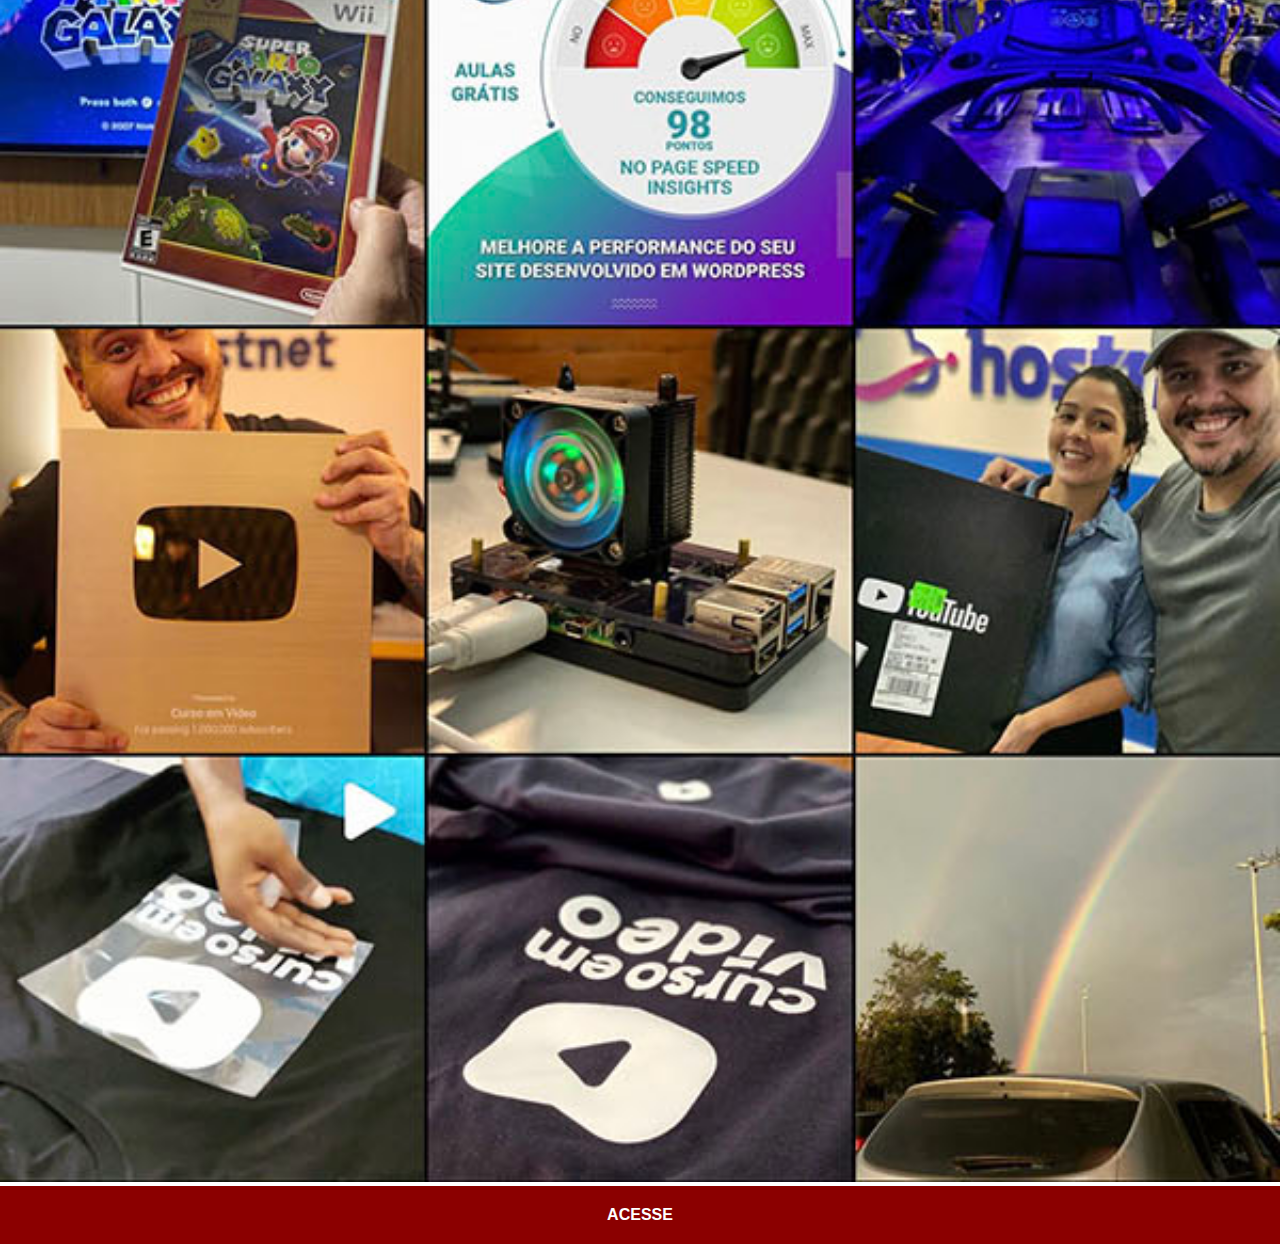
<file: instagram.html>
<!DOCTYPE html>
<html lang="pt-br">
<head>
    <meta charset="UTF-8">
    <meta http-equiv="X-UA-Compatible" content="IE=edge">
    <meta name="viewport" content="width=device-width, initial-scale=1.0">
    <title>Instagram</title>
    <link rel="stylesheet" href="estilos/social.css">
</head>
<body>
    <img src="imagens/tela-instagram.jpg" alt="Instagram">
    <a href="https://www.instagram.com/soarezim/" target="_blank">ACESSE</a>
</body>
</html>
</file>
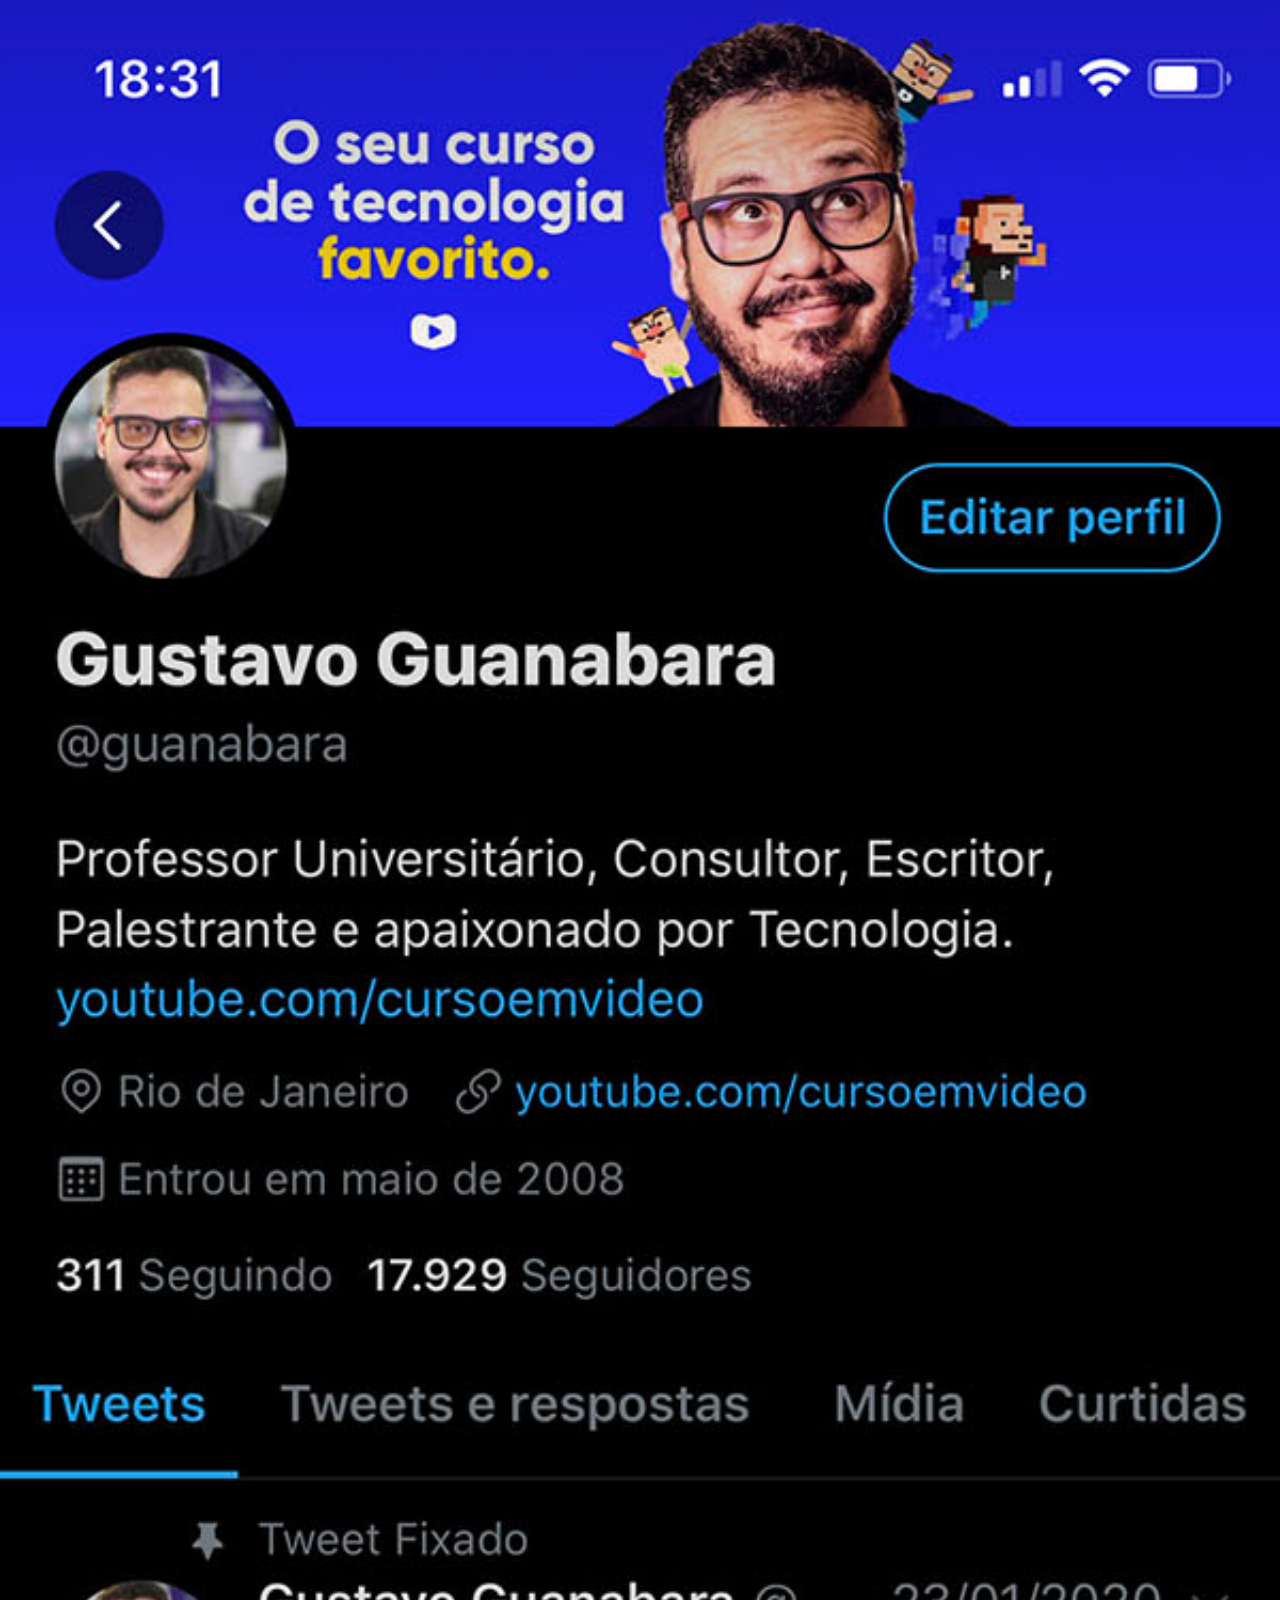
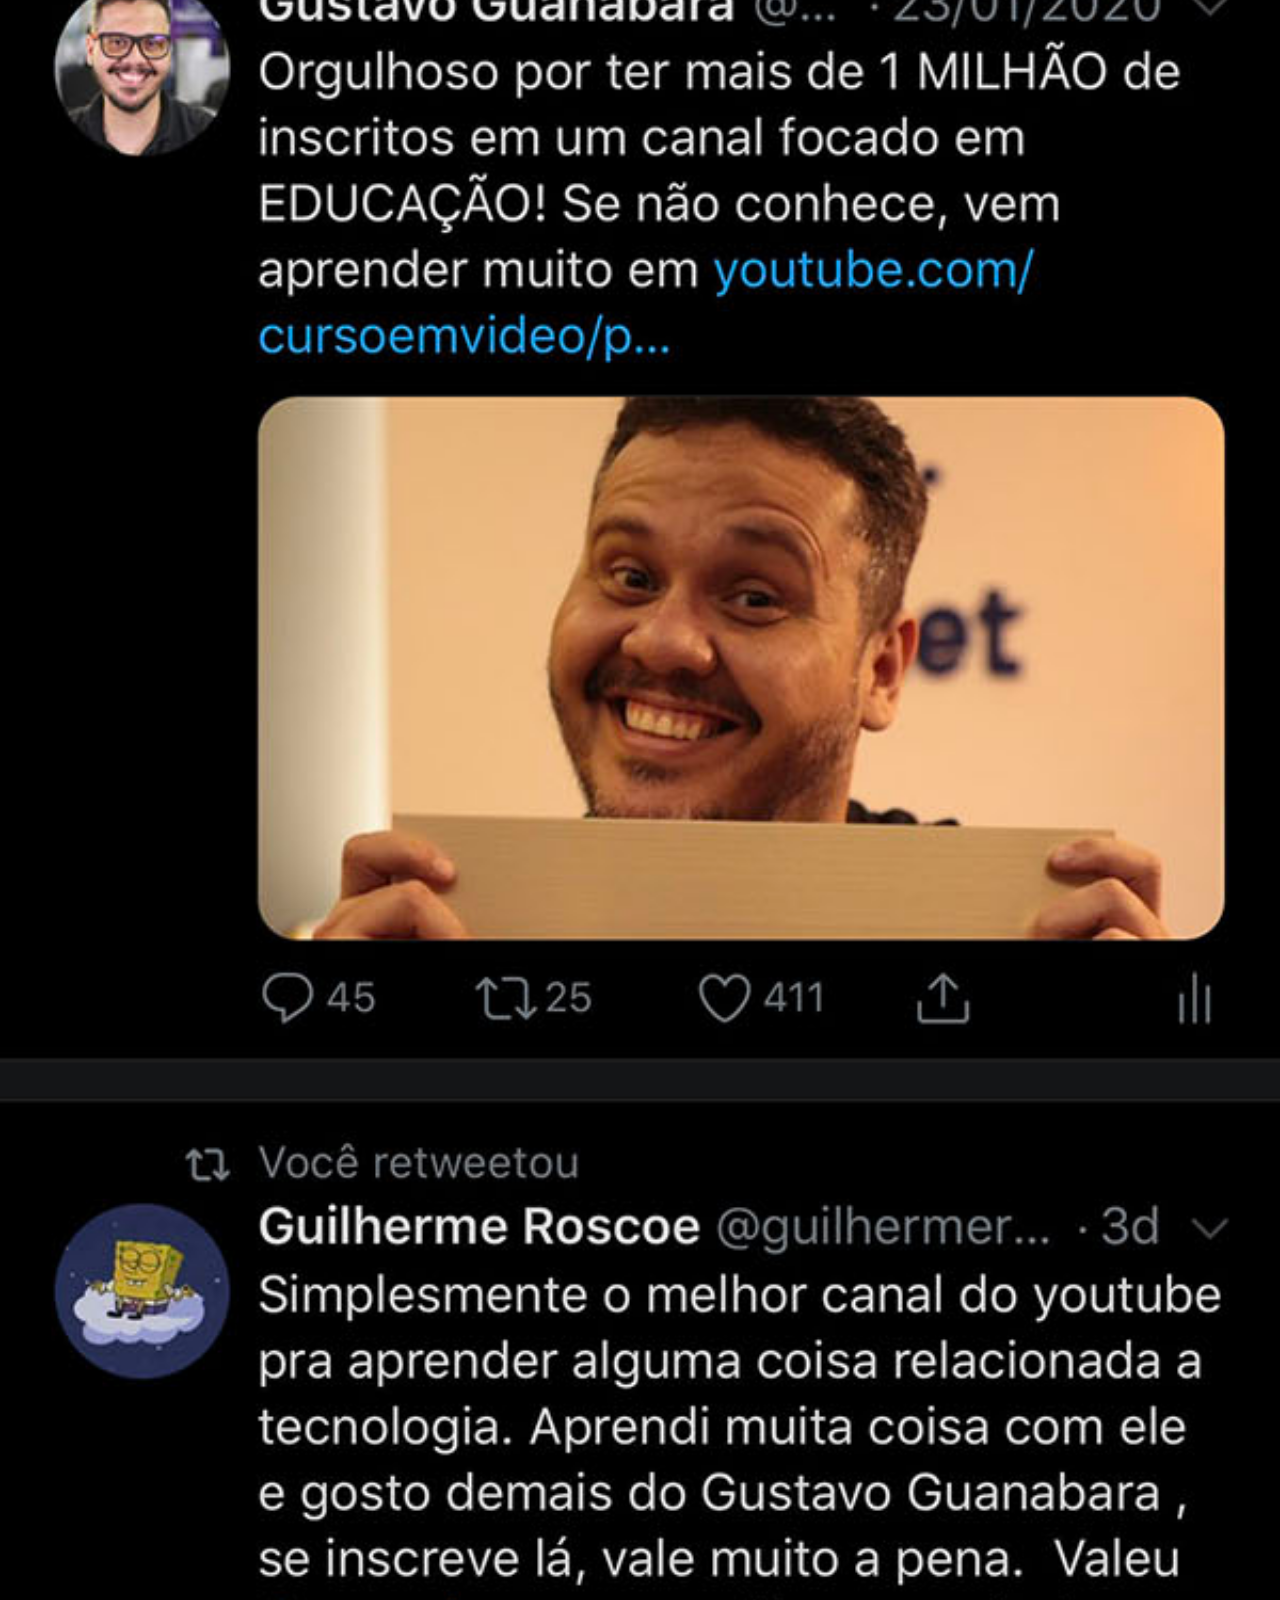
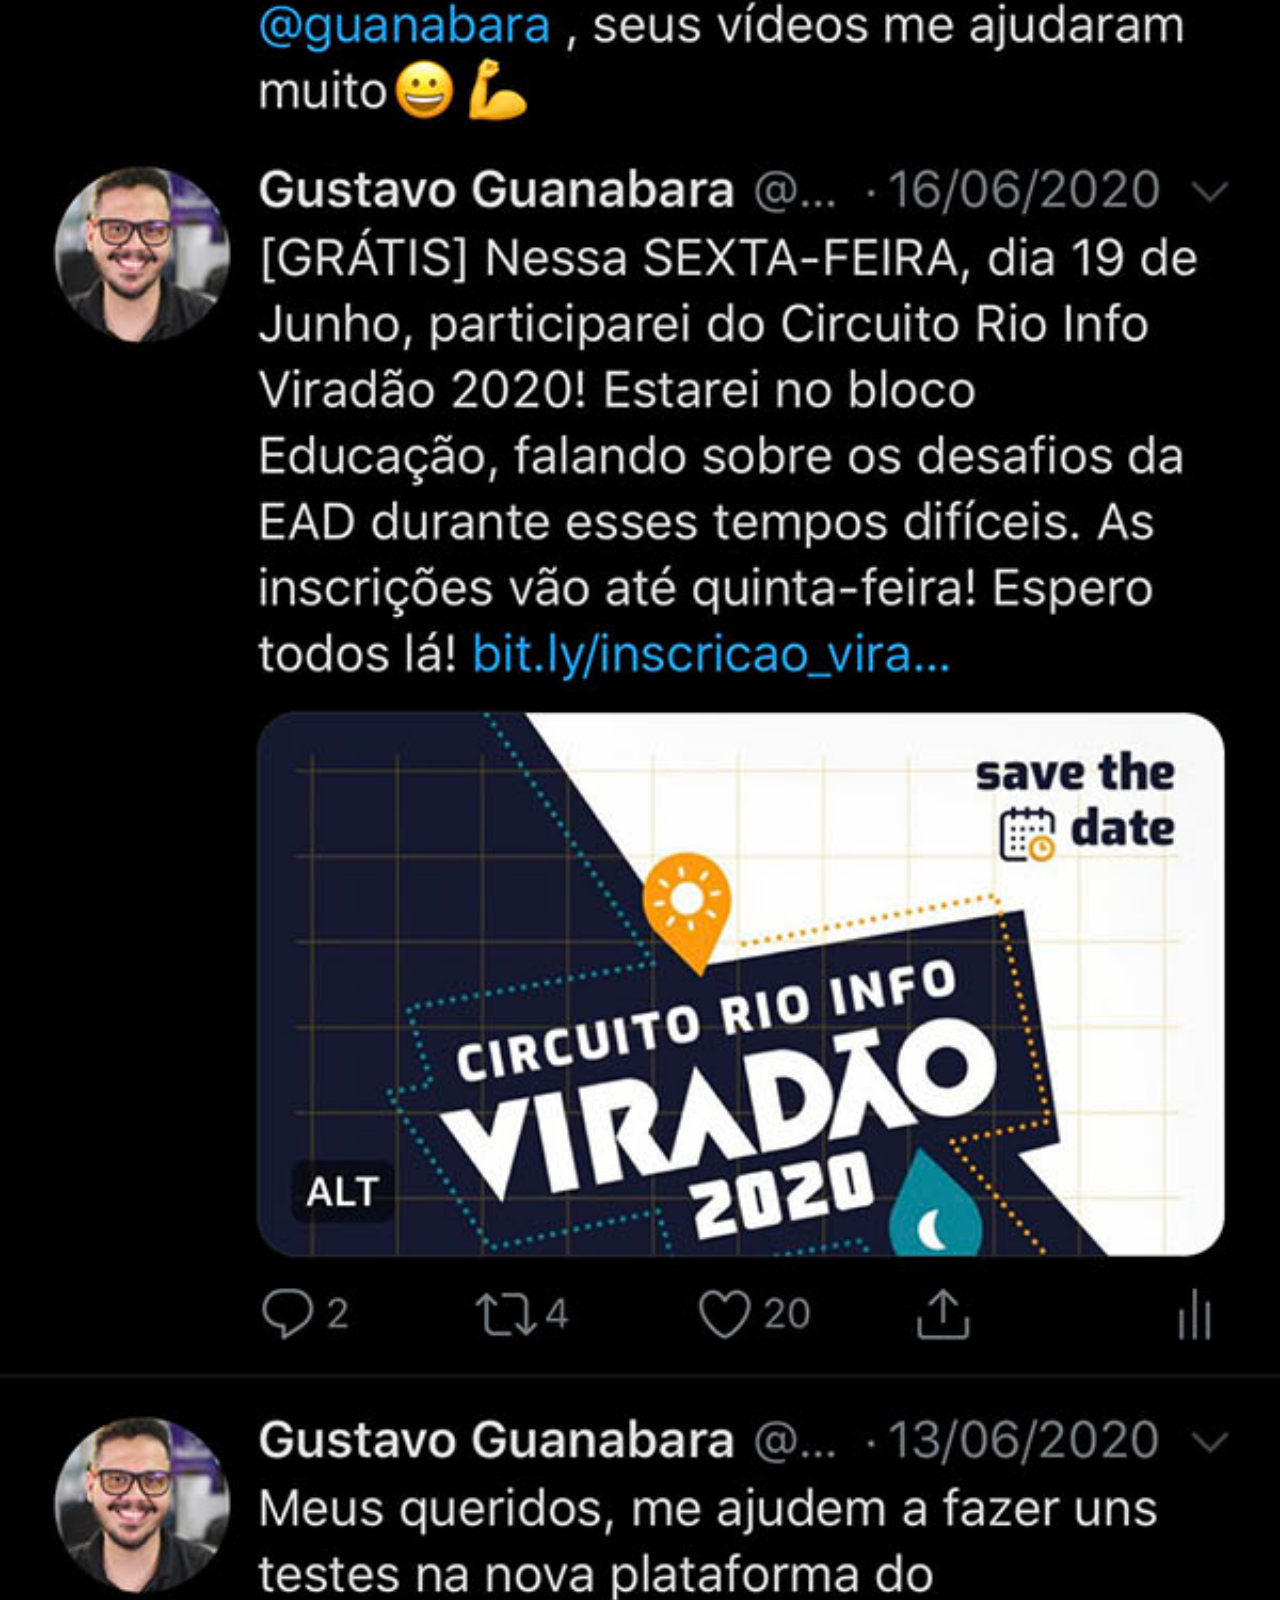
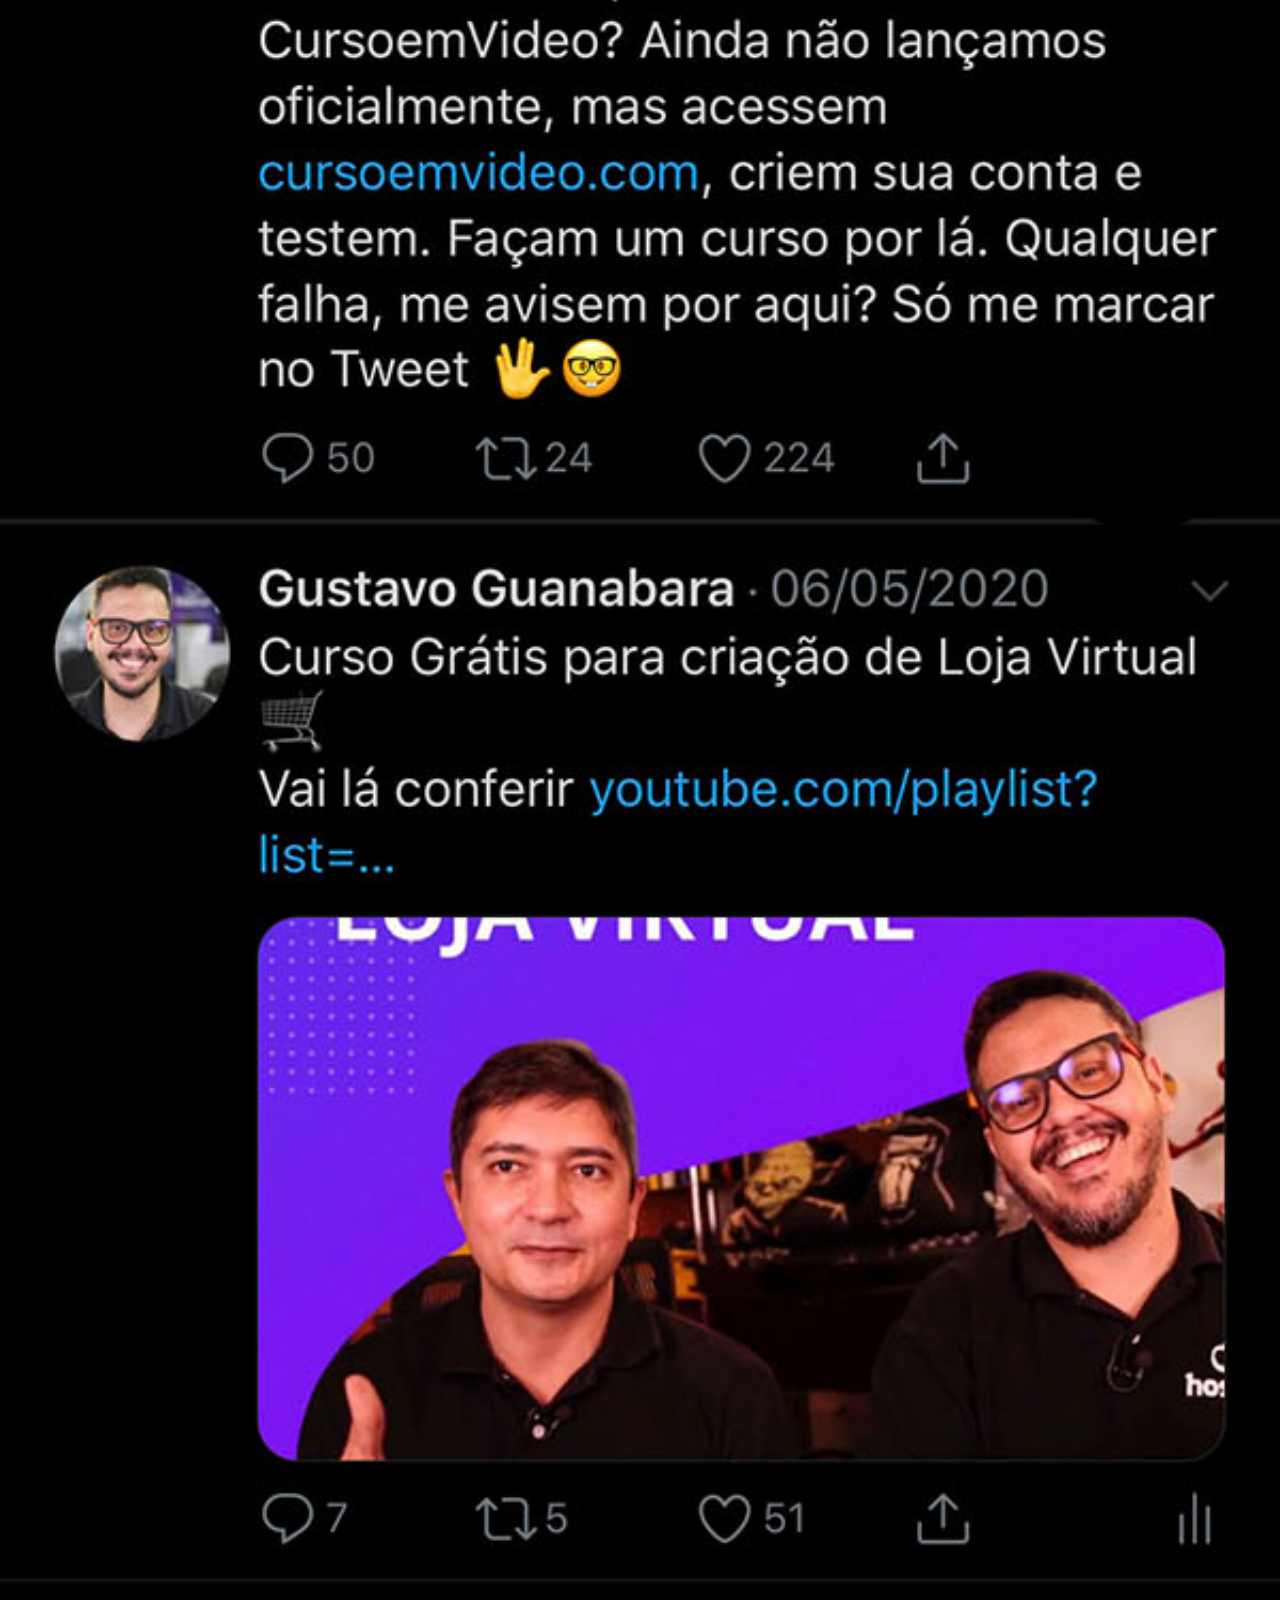
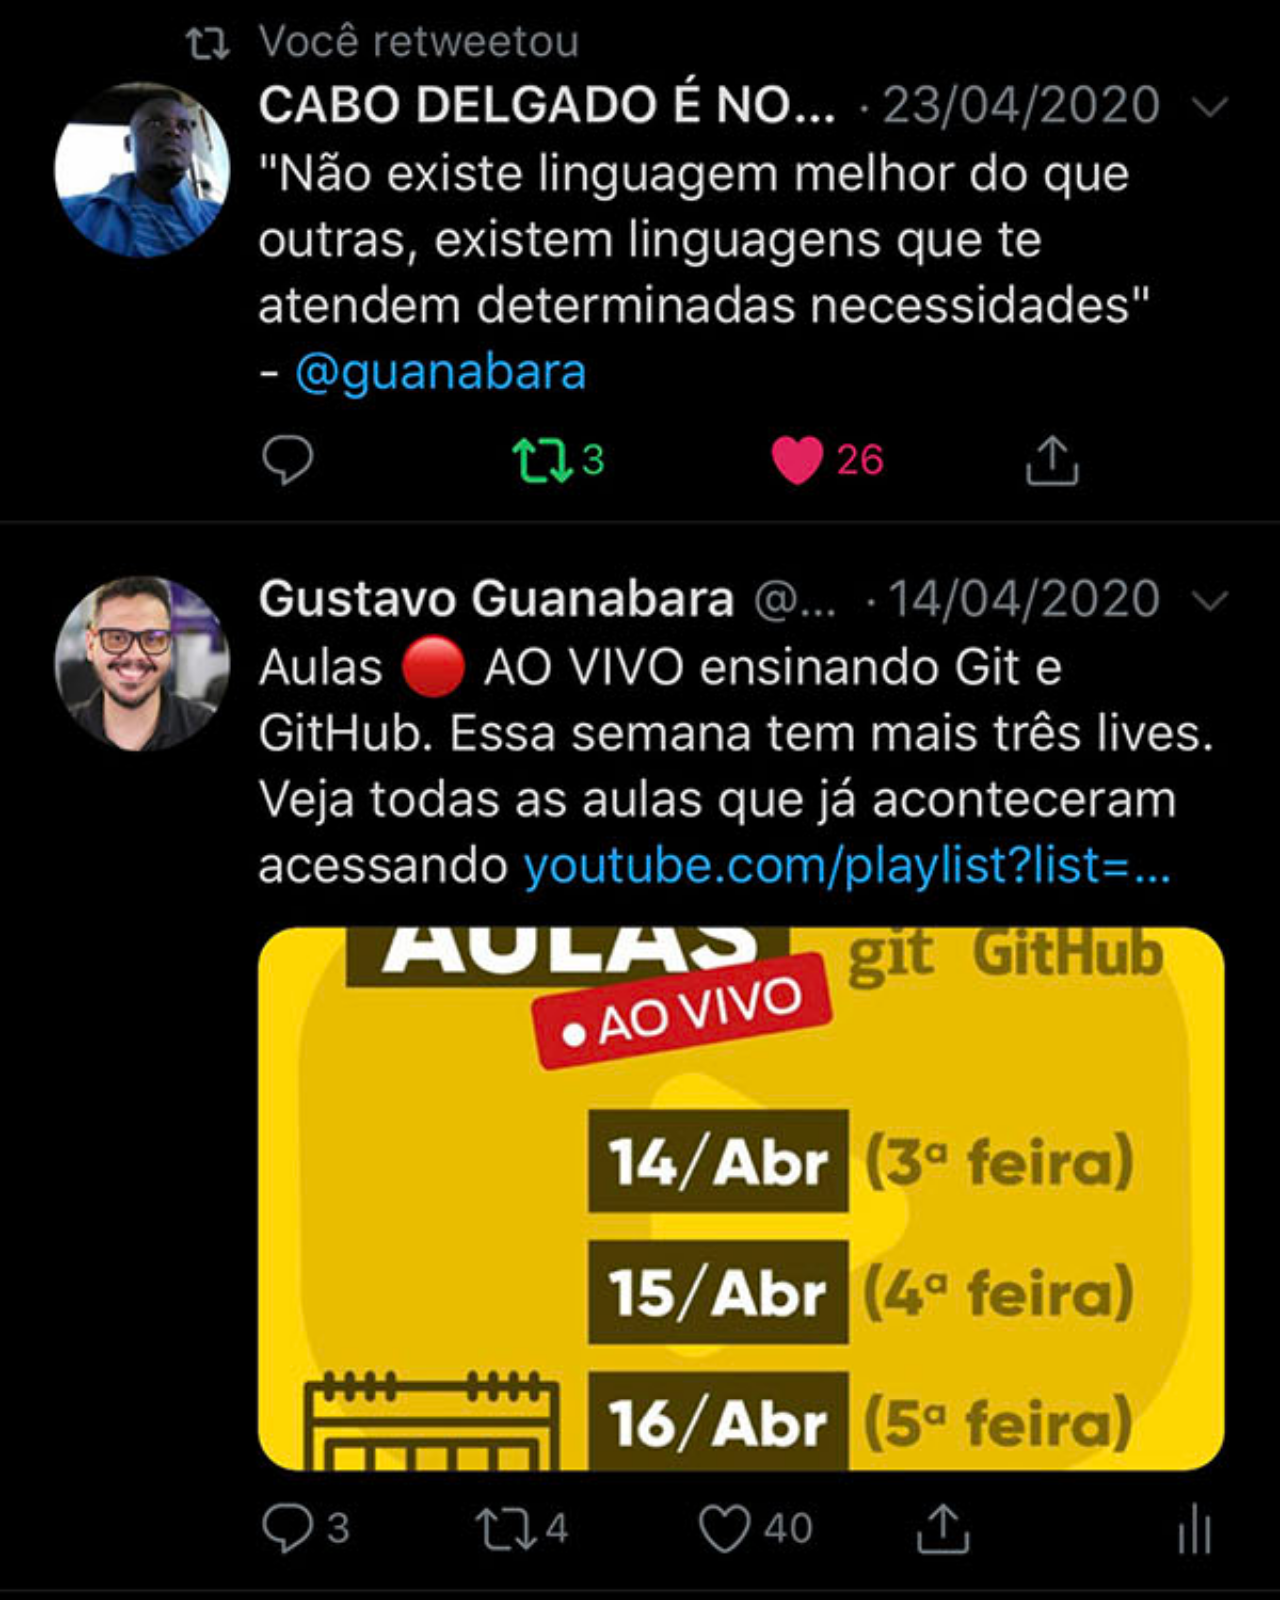
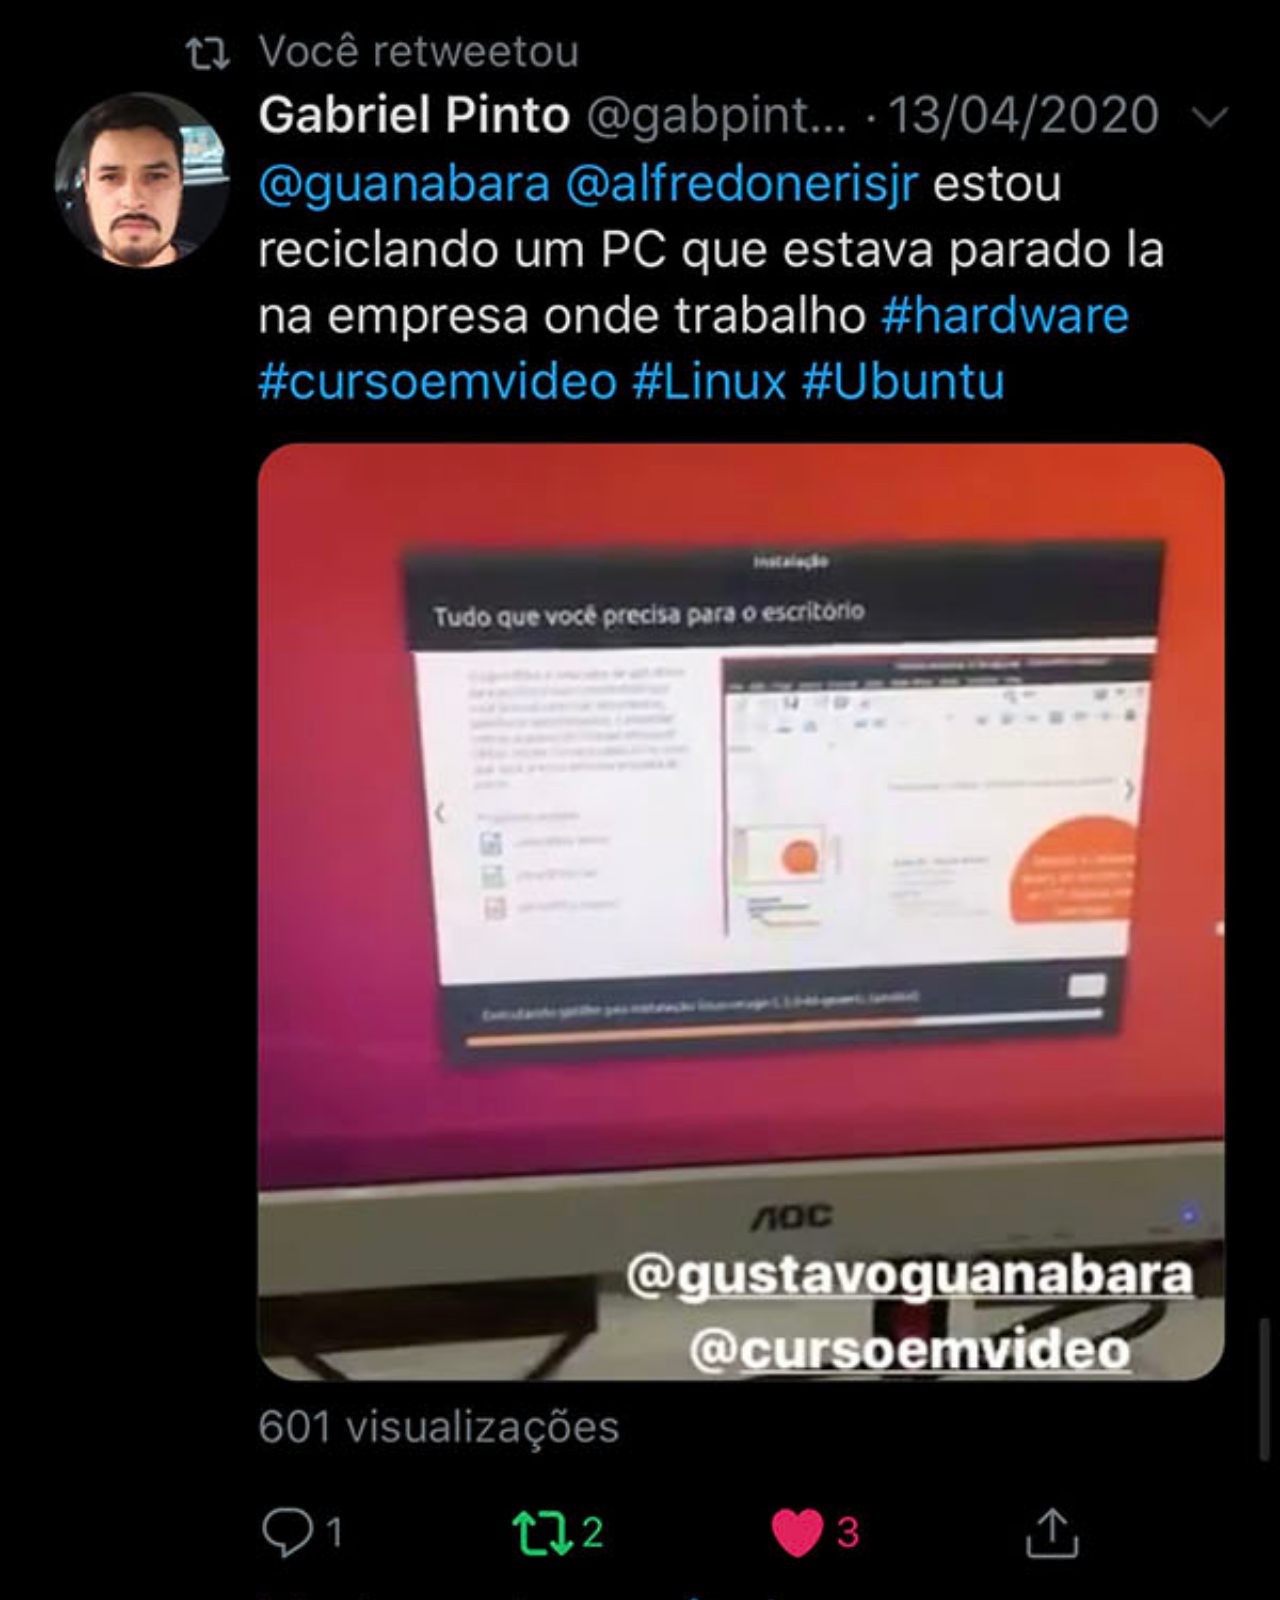
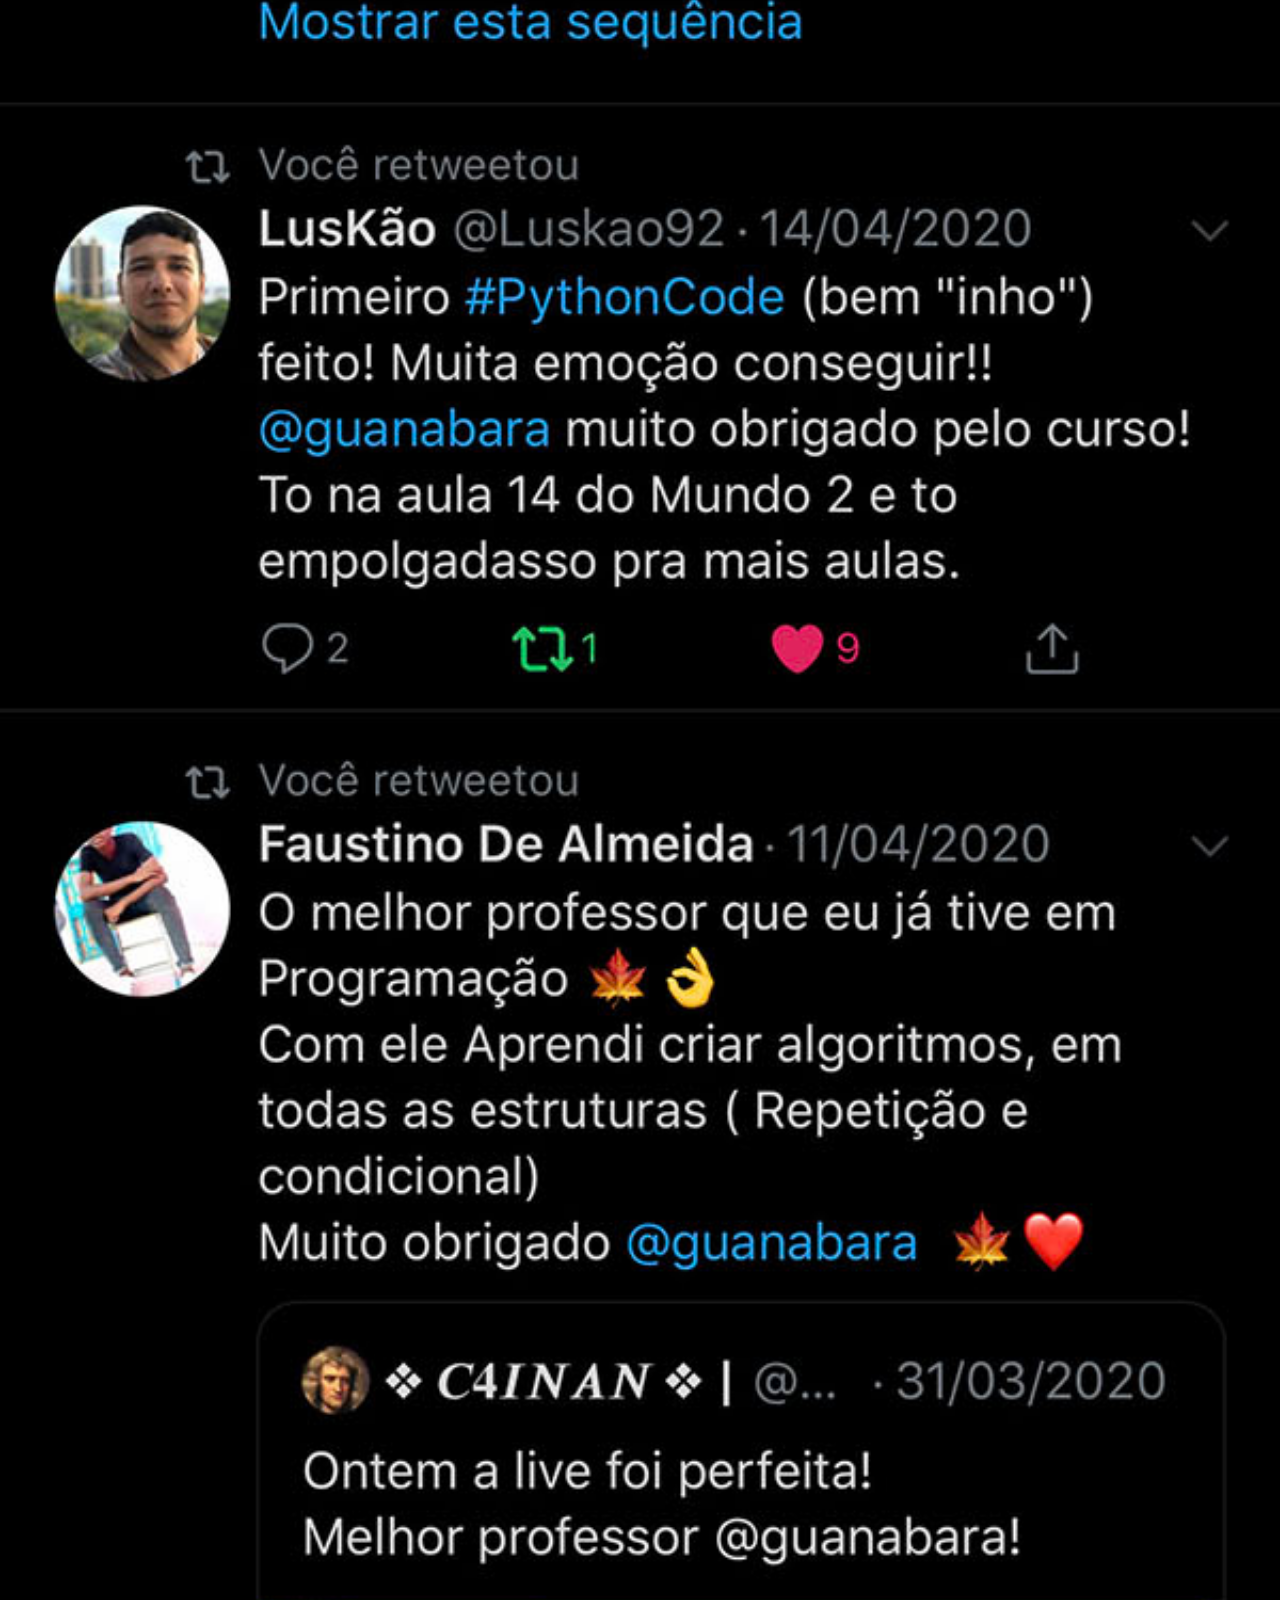
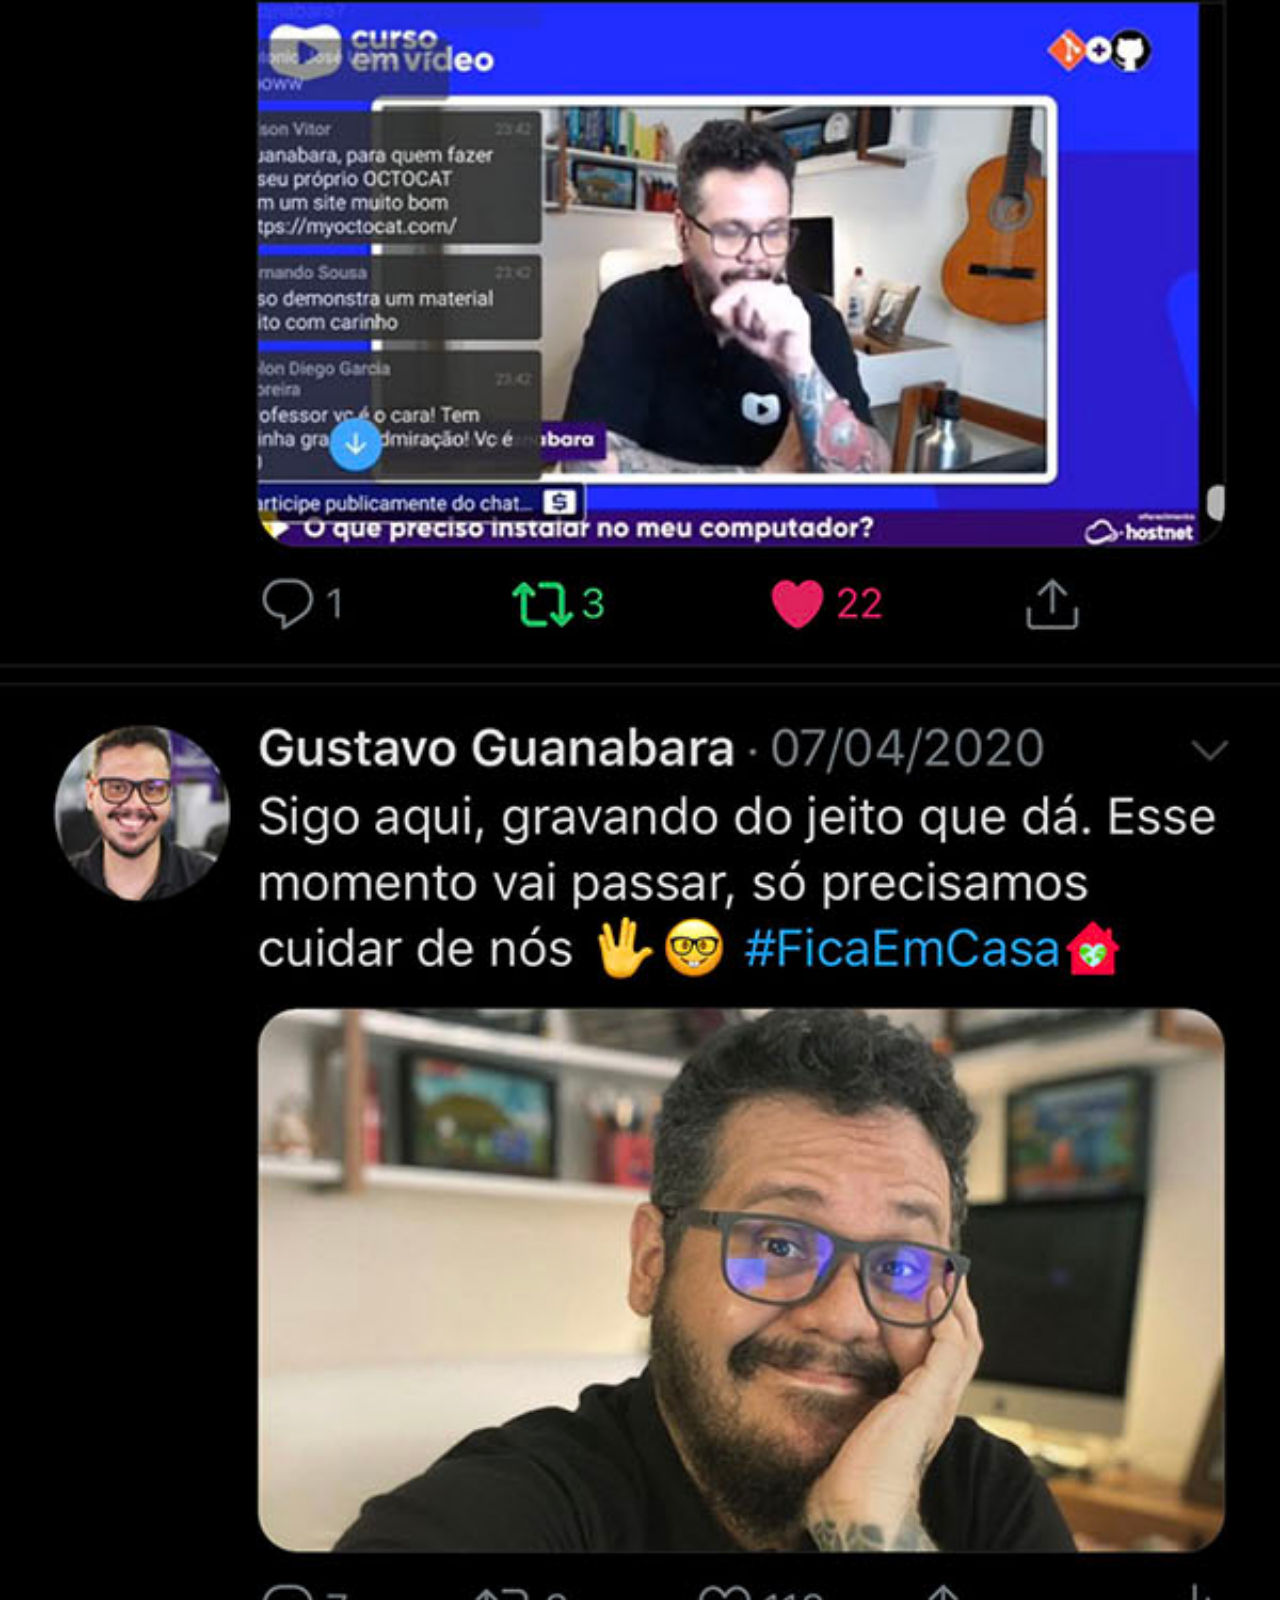
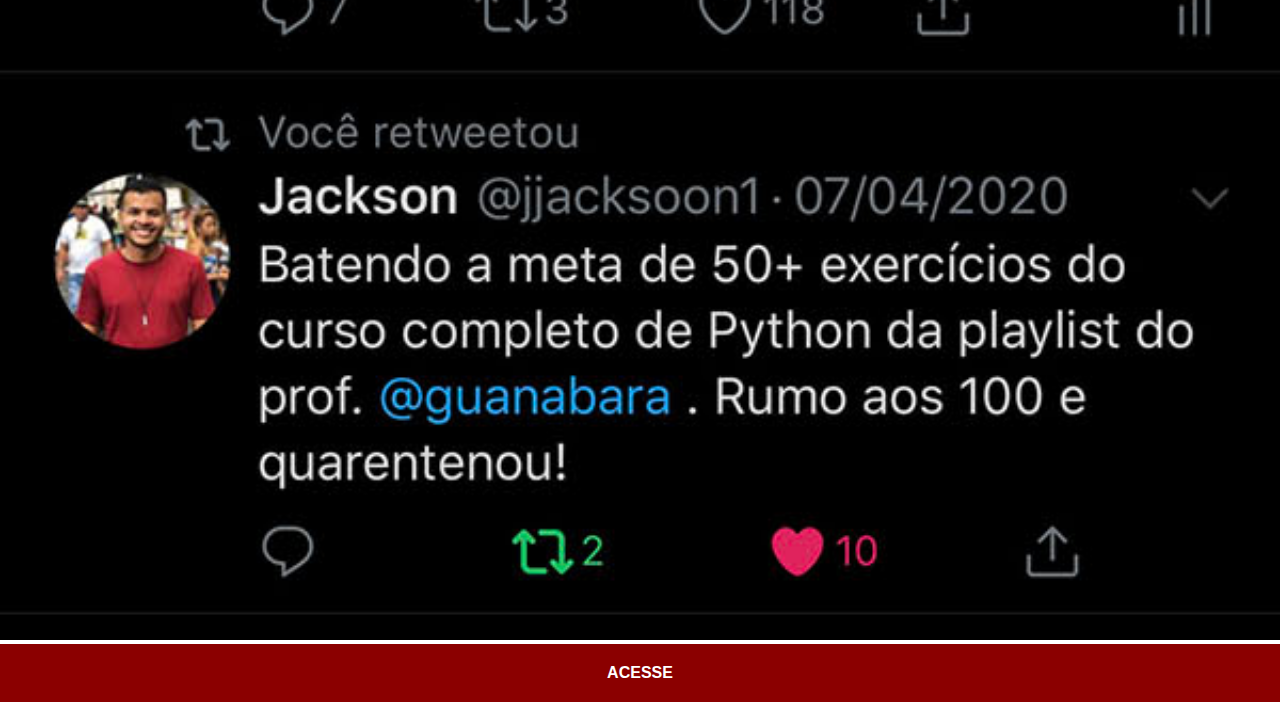
<file: twitter.html>
<!DOCTYPE html>
<html lang="pt-br">
<head>
    <meta charset="UTF-8">
    <meta http-equiv="X-UA-Compatible" content="IE=edge">
    <meta name="viewport" content="width=device-width, initial-scale=1.0">
    <title>Twitter</title>
    <link rel="stylesheet" href="estilos/social.css">
</head>
<body>
    <img src="imagens/tela-twitter.jpg" alt="Instagram">
    <a href="https://twitter.com/SMassaete" target="_blank">ACESSE</a>
</body>
</html>
</file>
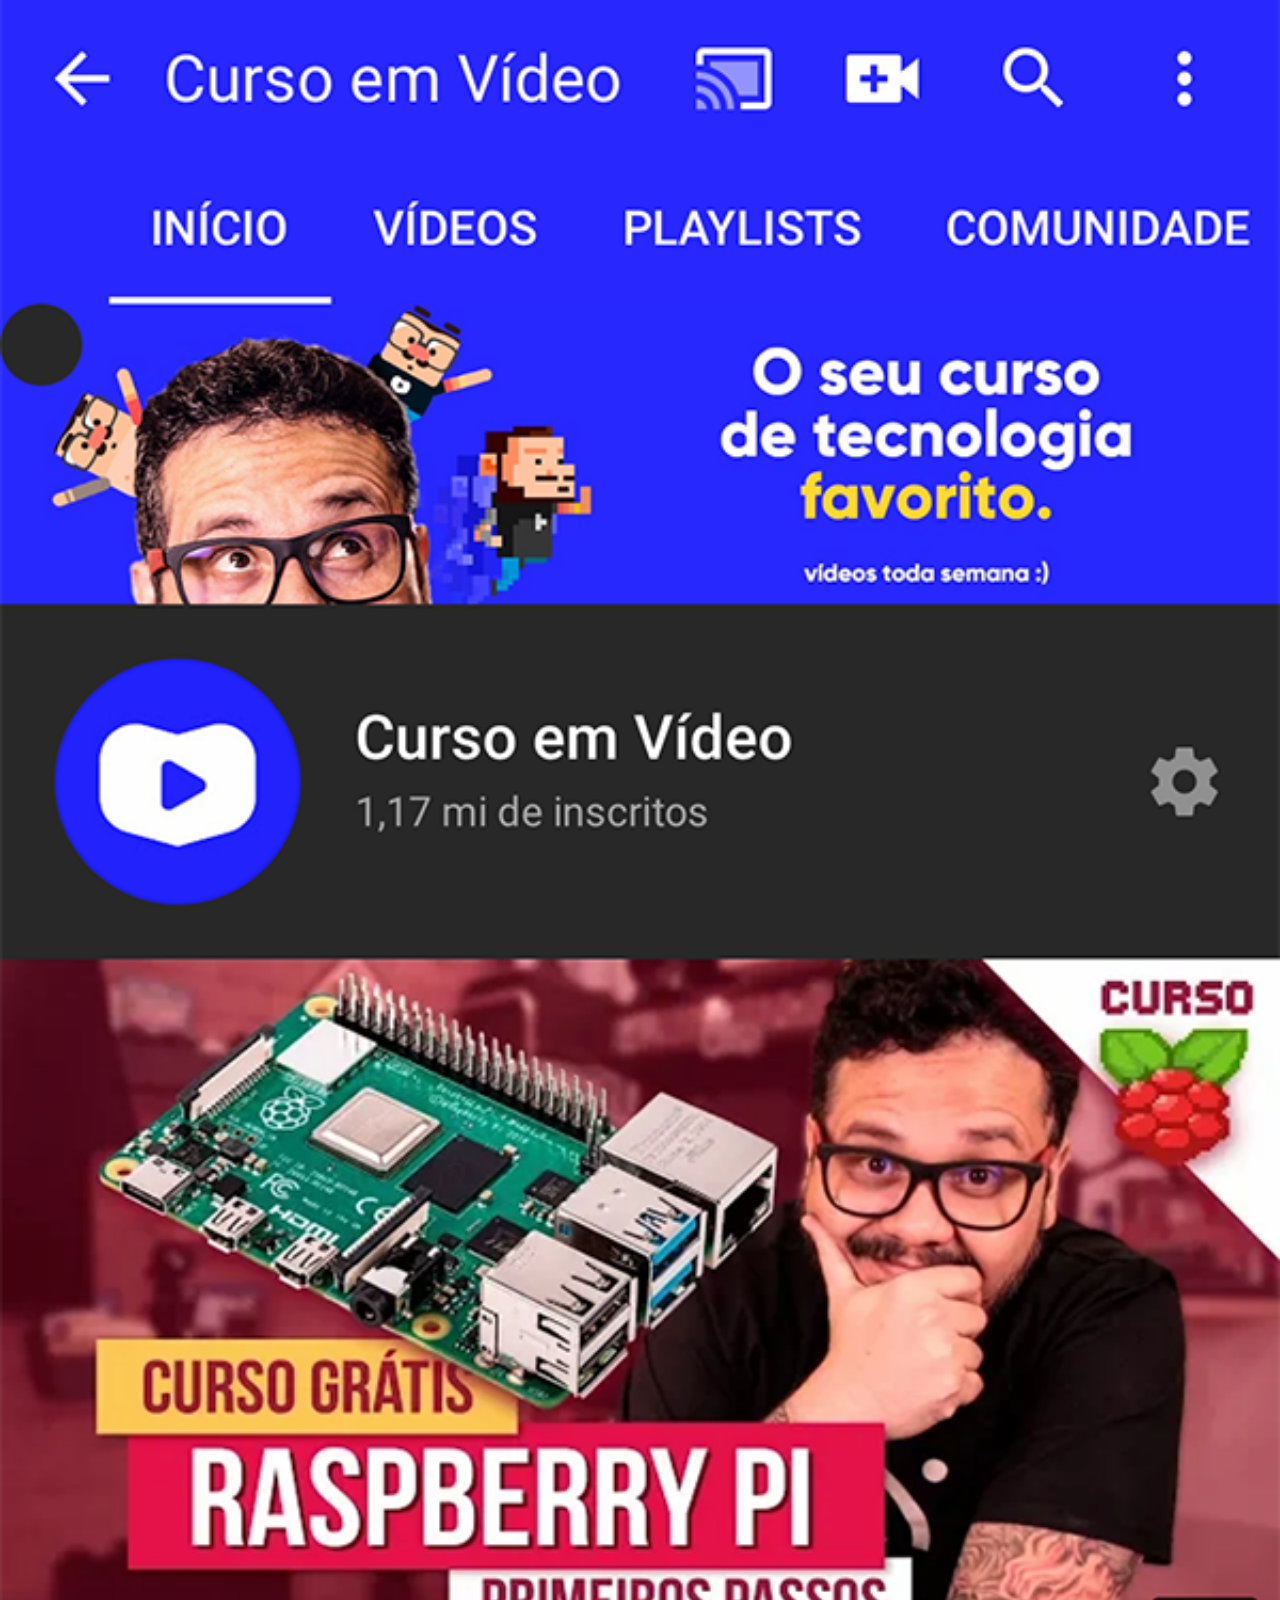
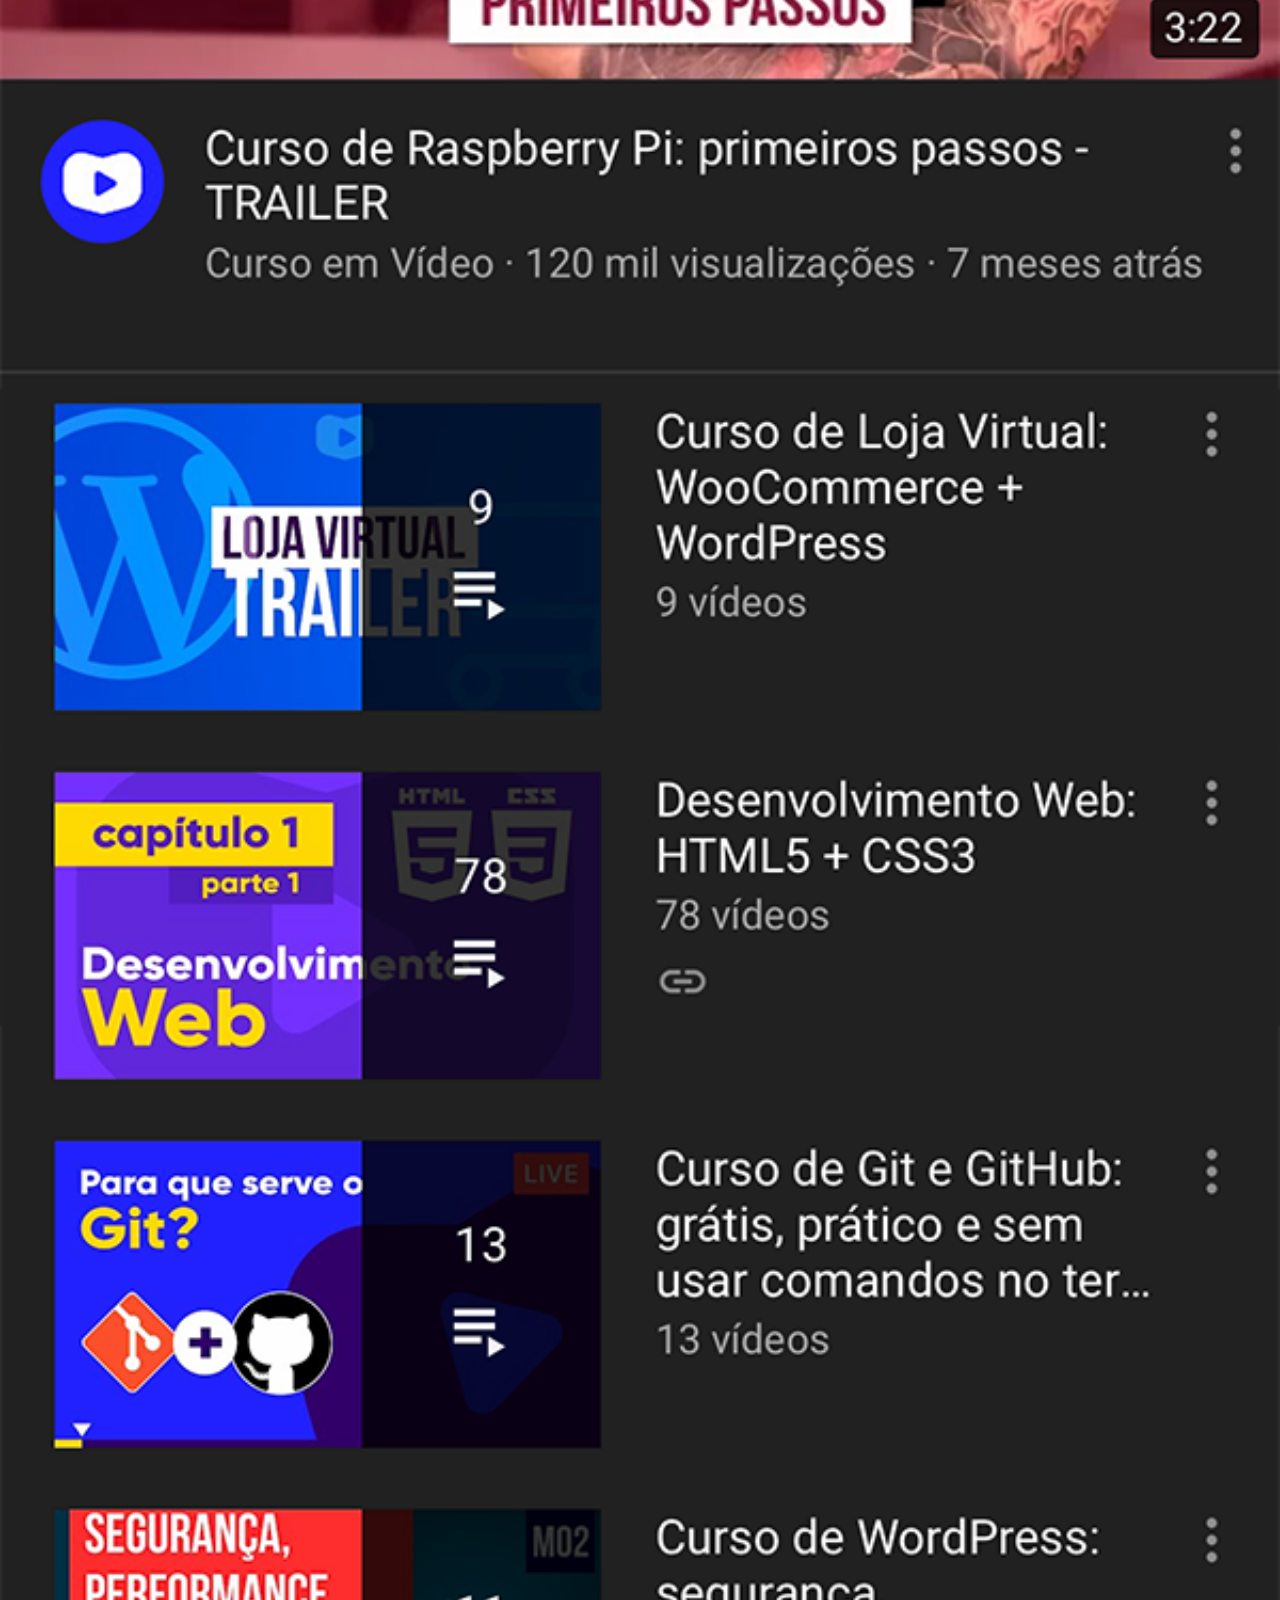
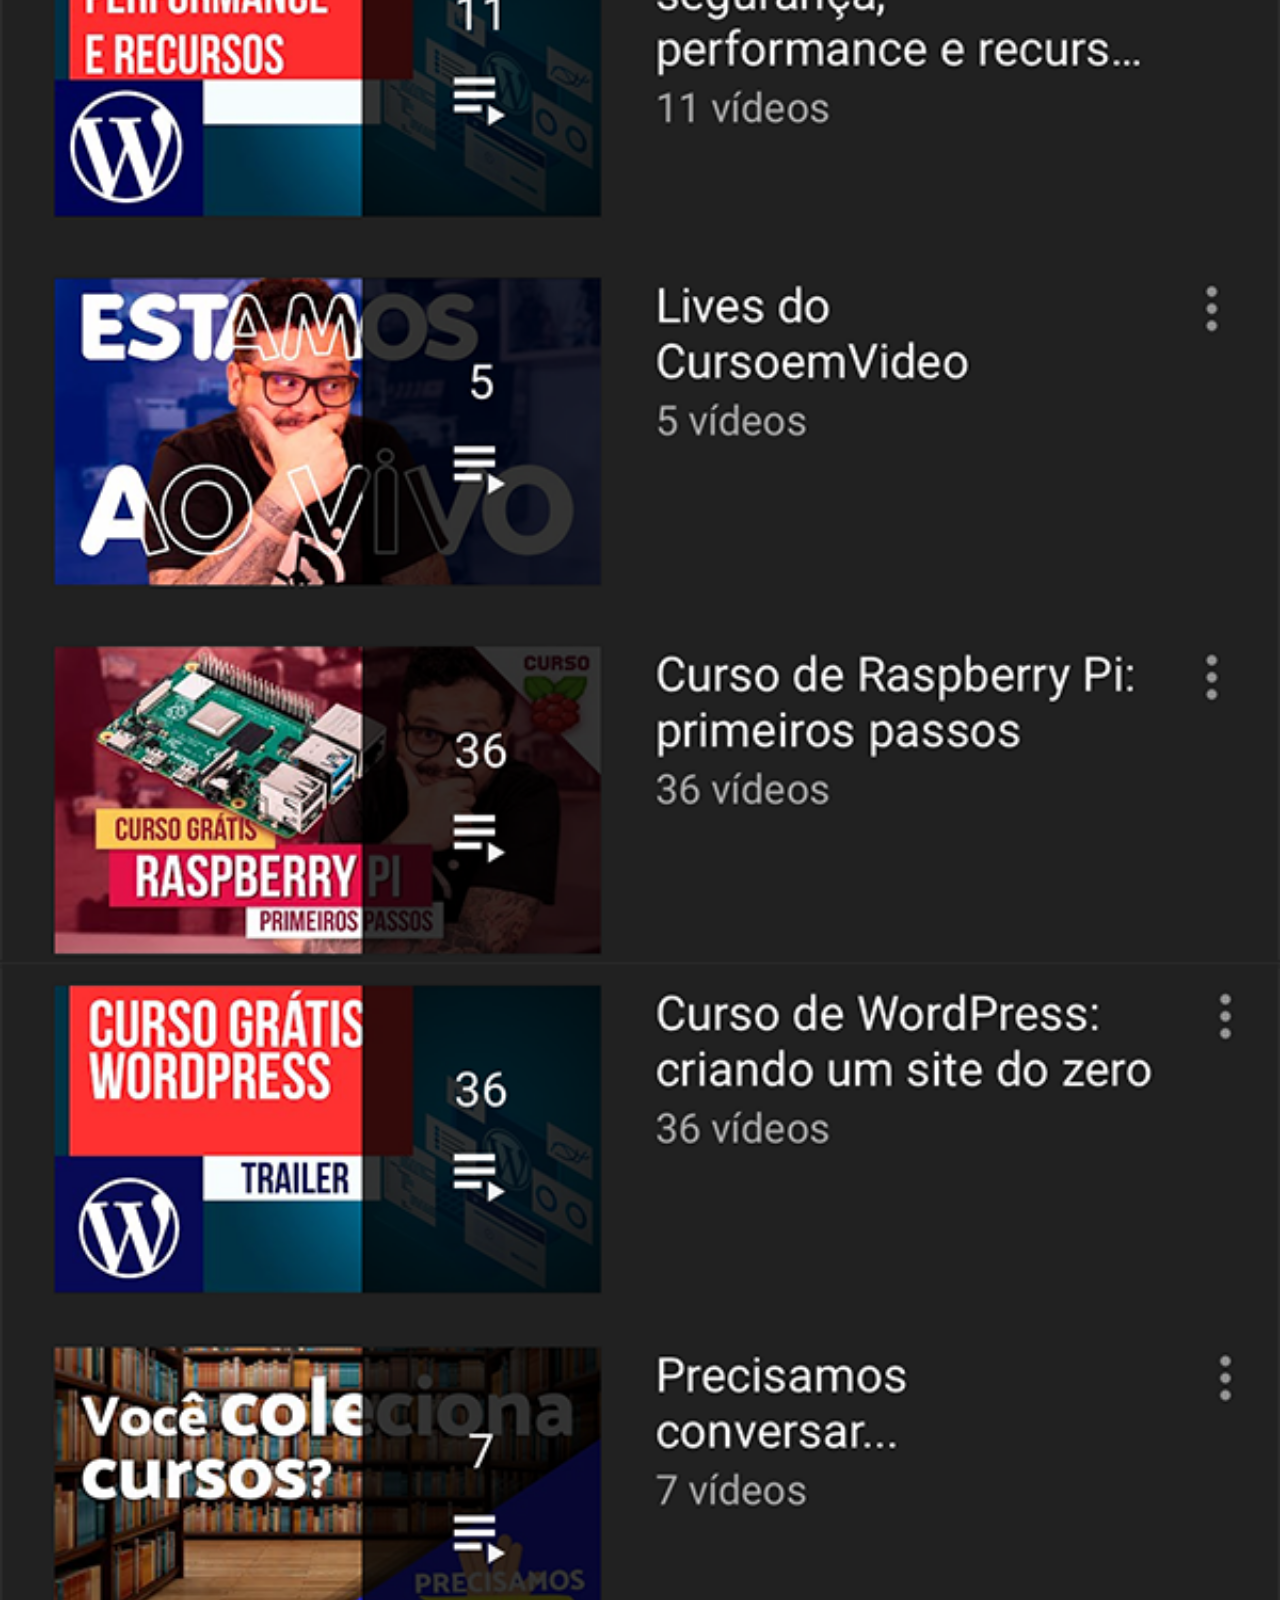
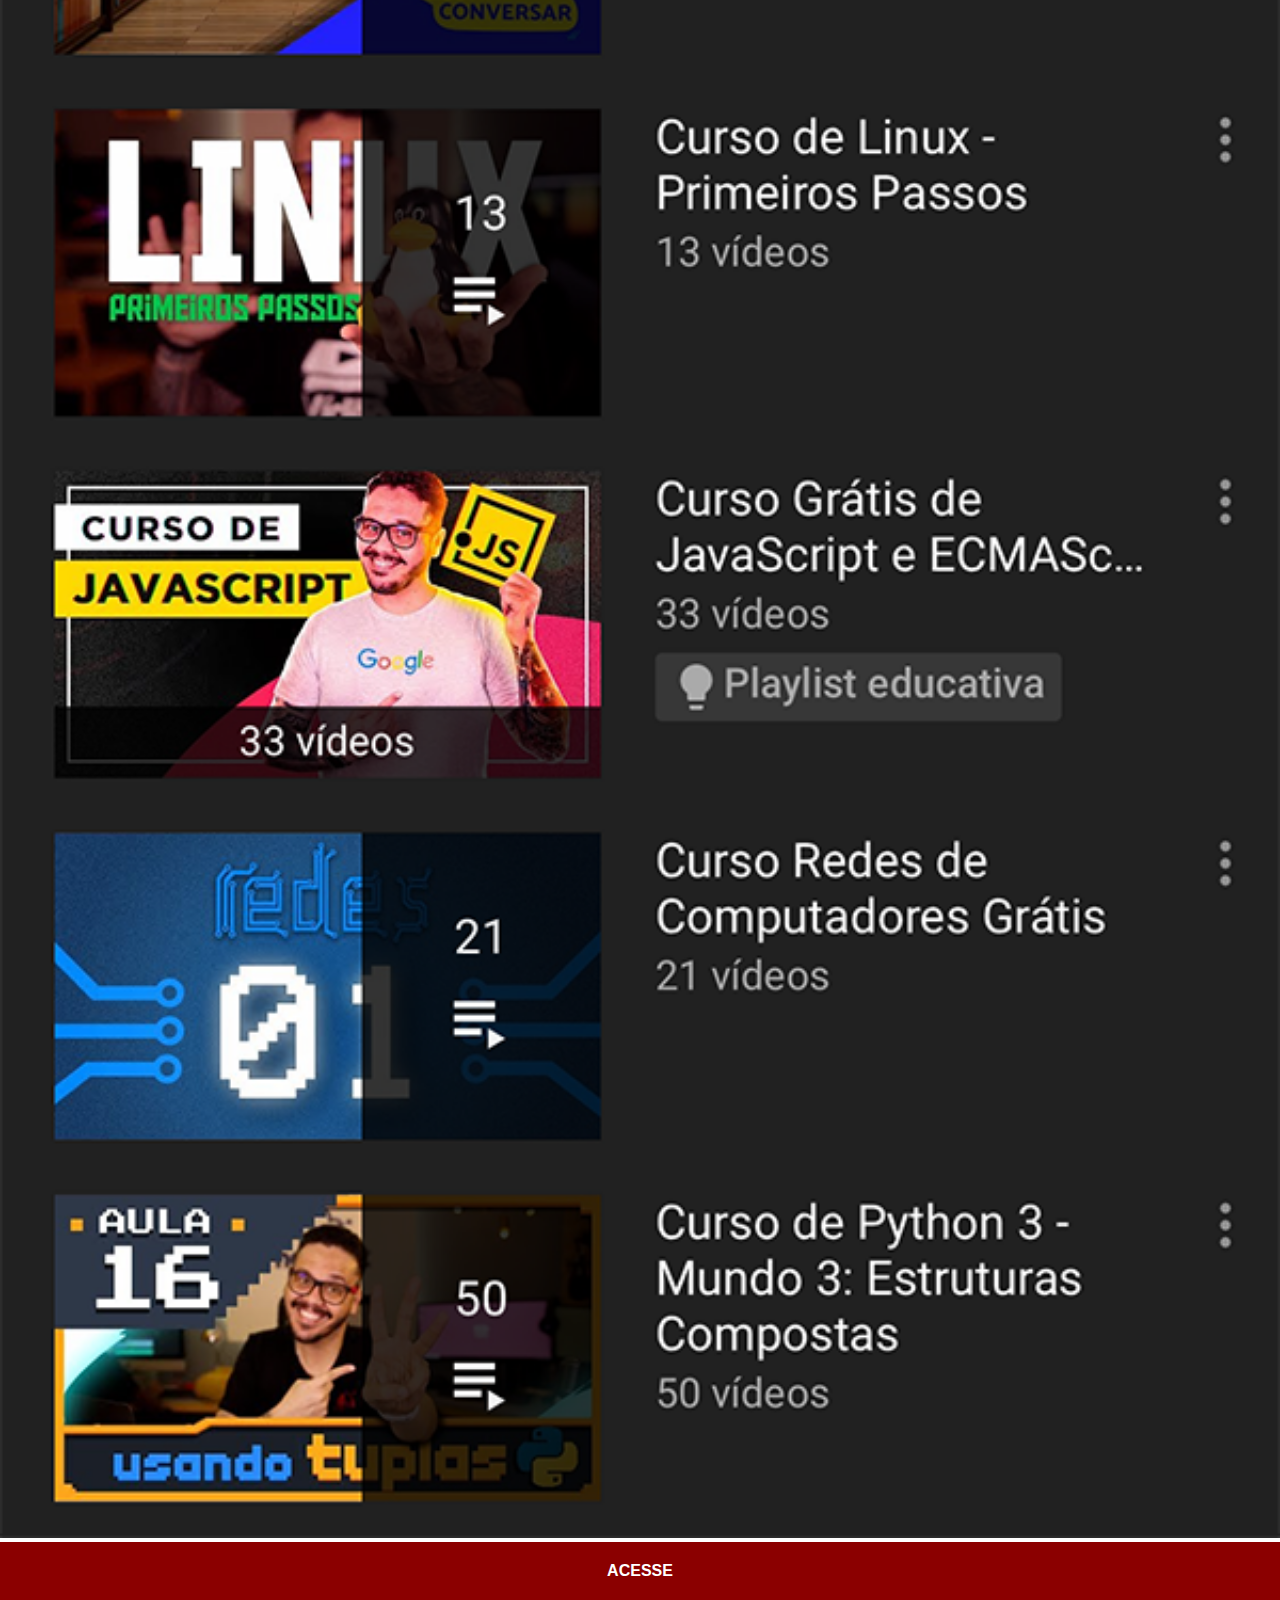
<file: youtube.html>
<!DOCTYPE html>
<html lang="pt-br">
<head>
    <meta charset="UTF-8">
    <meta http-equiv="X-UA-Compatible" content="IE=edge">
    <meta name="viewport" content="width=device-width, initial-scale=1.0">
    <title>YouTube</title>
    <link rel="stylesheet" href="estilos/social.css">
</head>
<body>
    <img src="imagens/tela-youtube.png" alt="YouTube">
    <a href="https://www.youtube.com/c/CursoemV%C3%ADdeo/playlists" target="_blank">ACESSE</a>
</body>
</html>
</file>
<file: estilos/style.css>
@charset "UTF-8";

* {
    margin: 0px;
    padding: 0px;
    font-family: Arial, Helvetica, sans-serif;
}

html, body {
    height: 100vh;
    width: 100vw;
    background-color: black;
}

body {
    background: url('../imagens/fundo-madeira.jpg') no-repeat top center;
    background-size: cover;
    background-attachment: fixed;
}

main {
    height: 100vh;
    position: relative;
}

section#telefone {
    position: absolute;
    top: 50%;
    left: 50%;
    transform: translate(-50%, -50%);

    height: 627px;
    width: 311px;
    background: url('../imagens/frame-iphone.png') no-repeat;
}

iframe#tela {
    position: relative;
    top: 80px;
    left: 22px;
    width: 267px;
    height: 471px;
}

section#redes-sociais {
    text-align: right;
}

section#redes-sociais img {
    width: 50px;
    margin: 10px;
    border-radius: 50%;
    box-shadow: 2px 2px 5px rgba(0, 0, 0, 0.400);
    box-sizing: border-box;
}

section#redes-sociais img:hover {
    border: 2px solid rgba(255, 255, 255, 0.634);
    transform: translate(-10px, -10px);
    box-shadow: 5px 5px 10px black;
}
</file>
<file: estilos/social.css>
@charset "UTF-8";

* {
    margin: 0px;
    padding: 0px;
    font-family: Arial, Helvetica, sans-serif;
}

::-webkit-scrollbar {
    width: 0px;
    height: 0px;
}

img {
    width: 100vw;
}

a {
    display: block;
    background-color: darkred;
    color: white;
    padding: 20px;
    text-align: center;
    font-weight: bolder;
    text-decoration: none;
}

a:hover {
    background-color: red;
}
</file>
